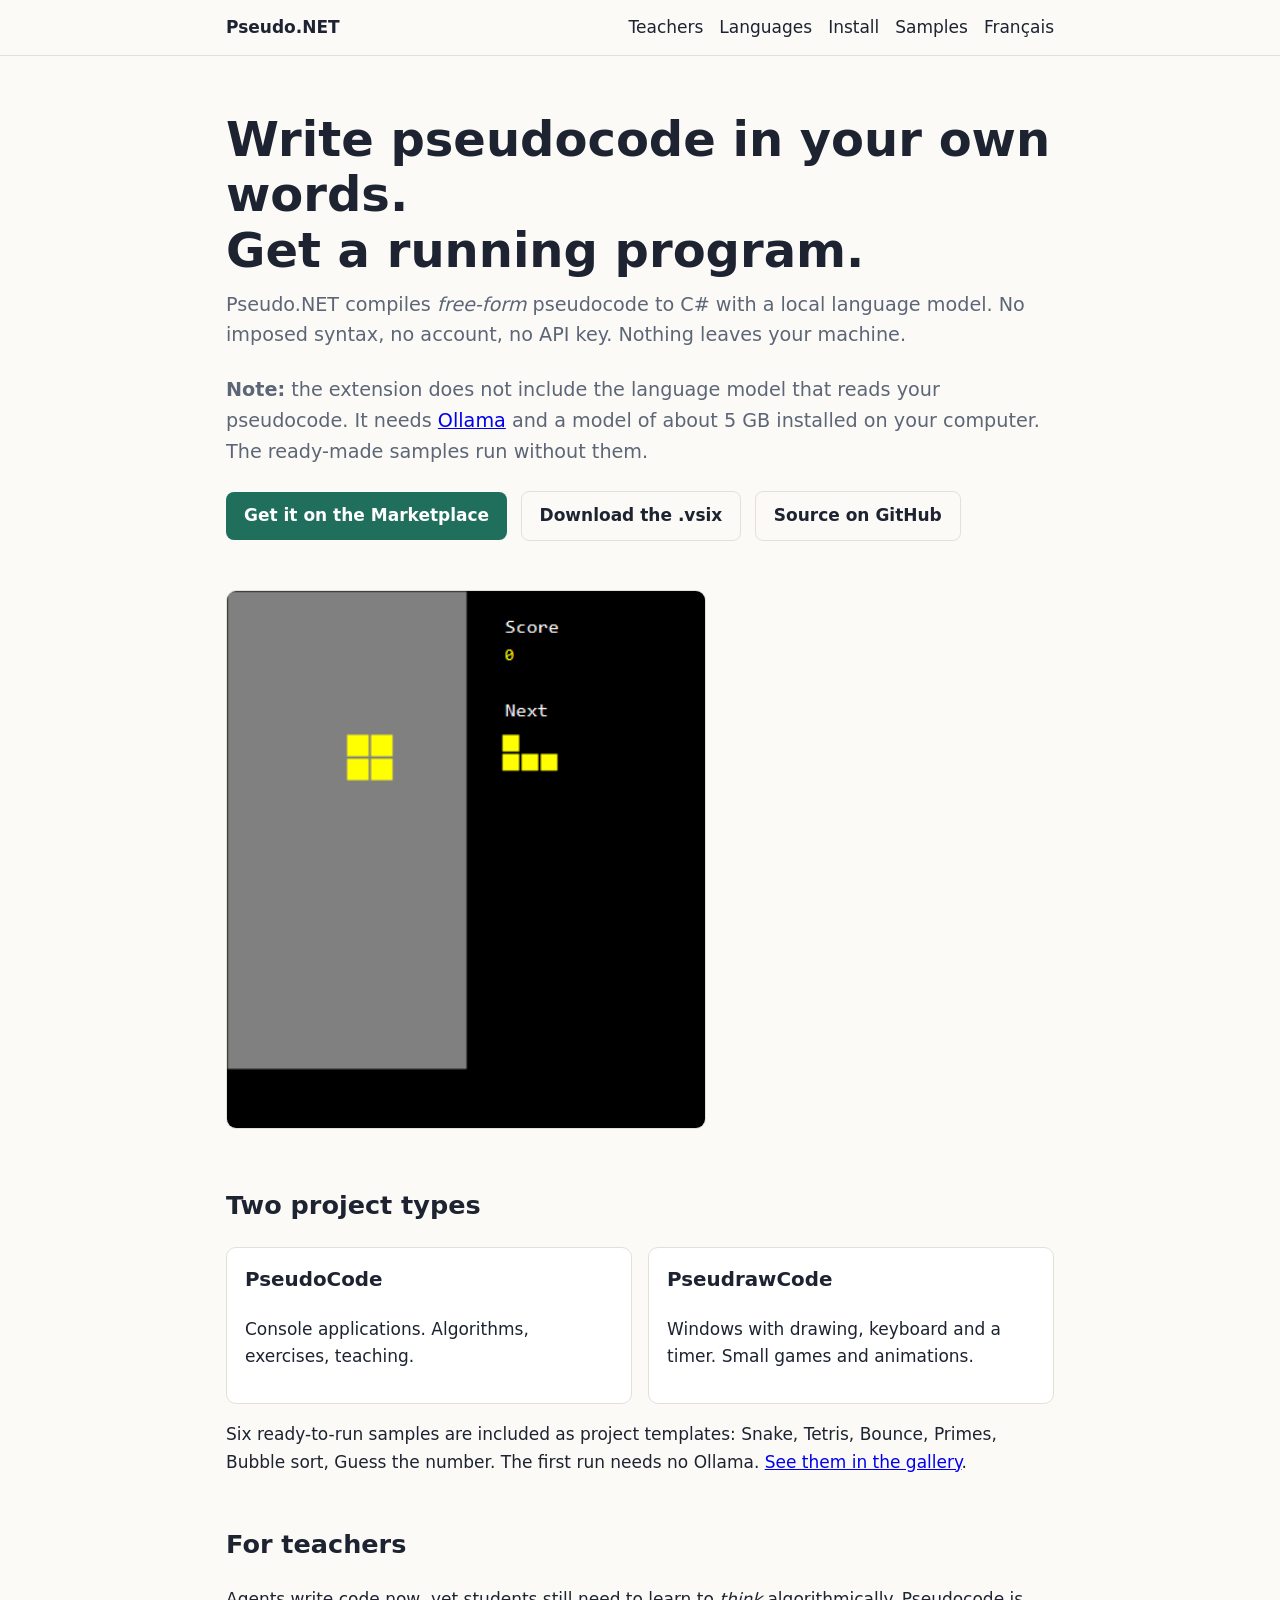
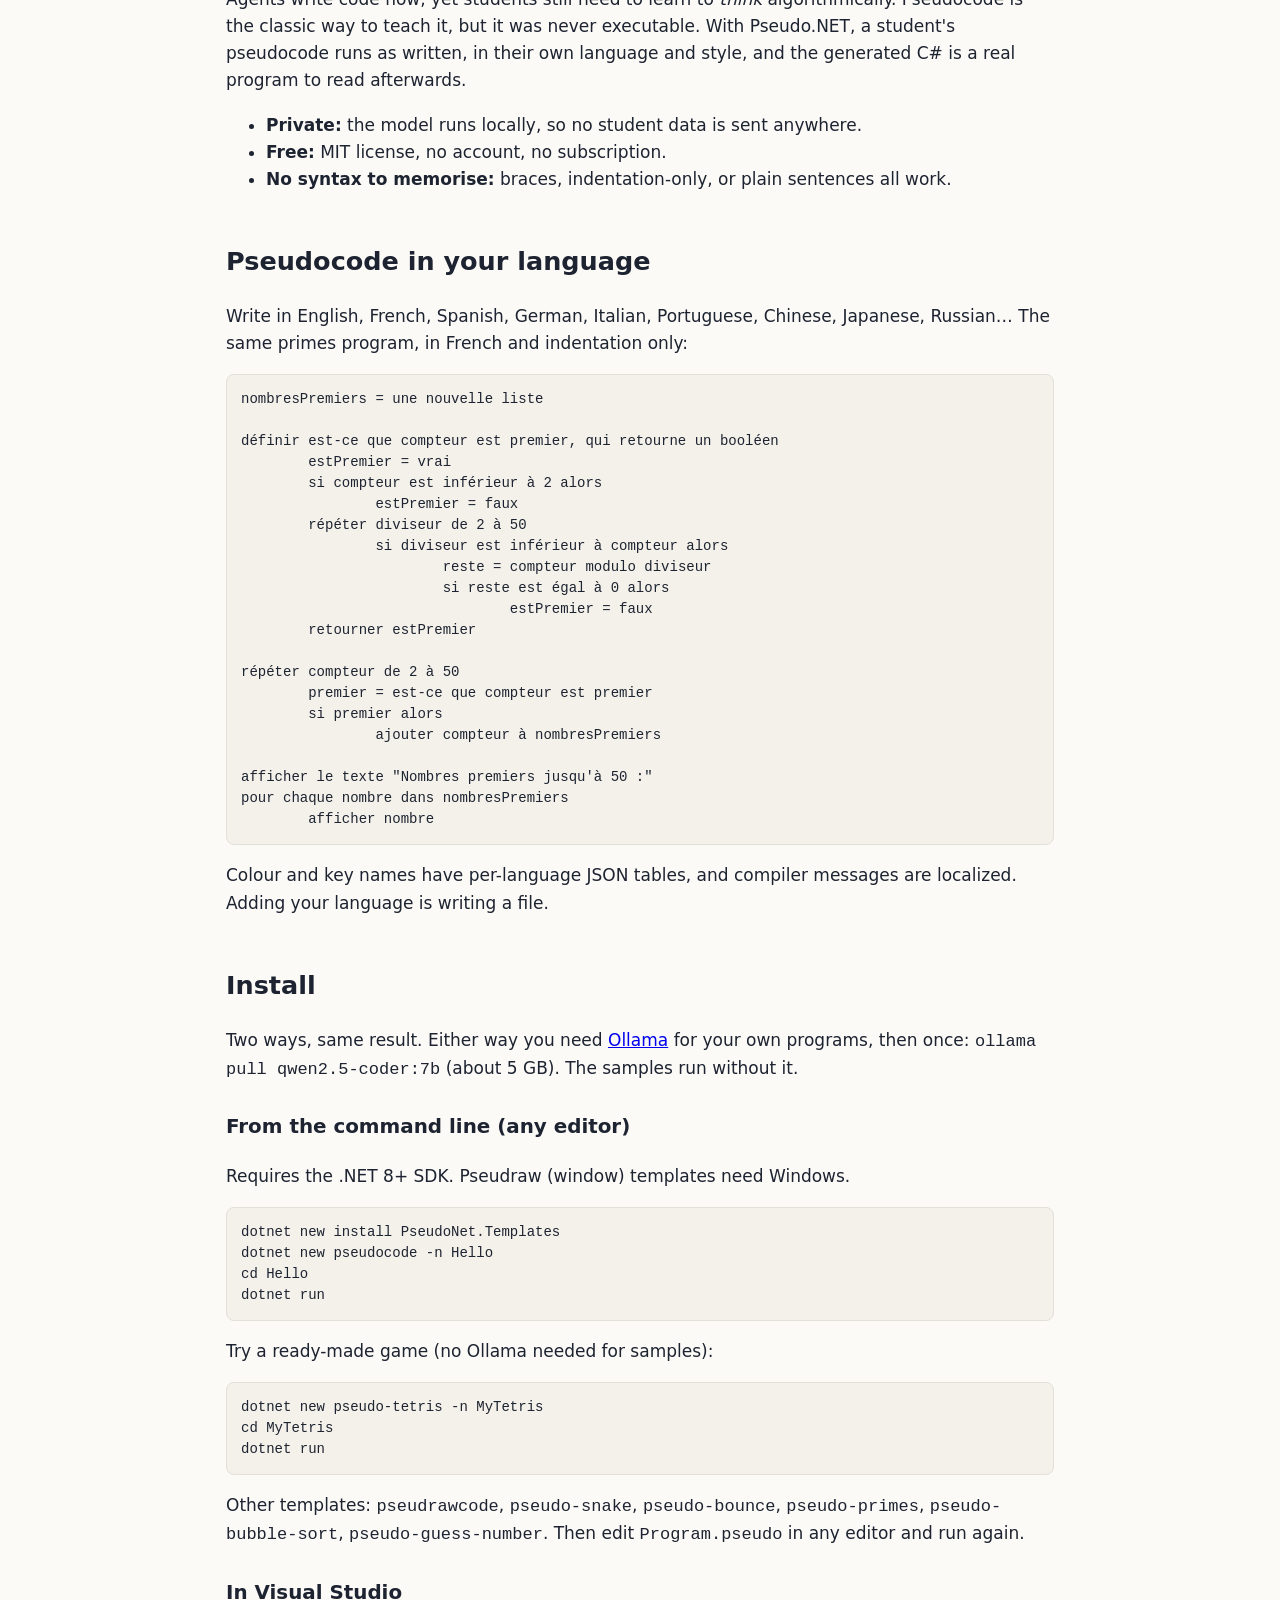
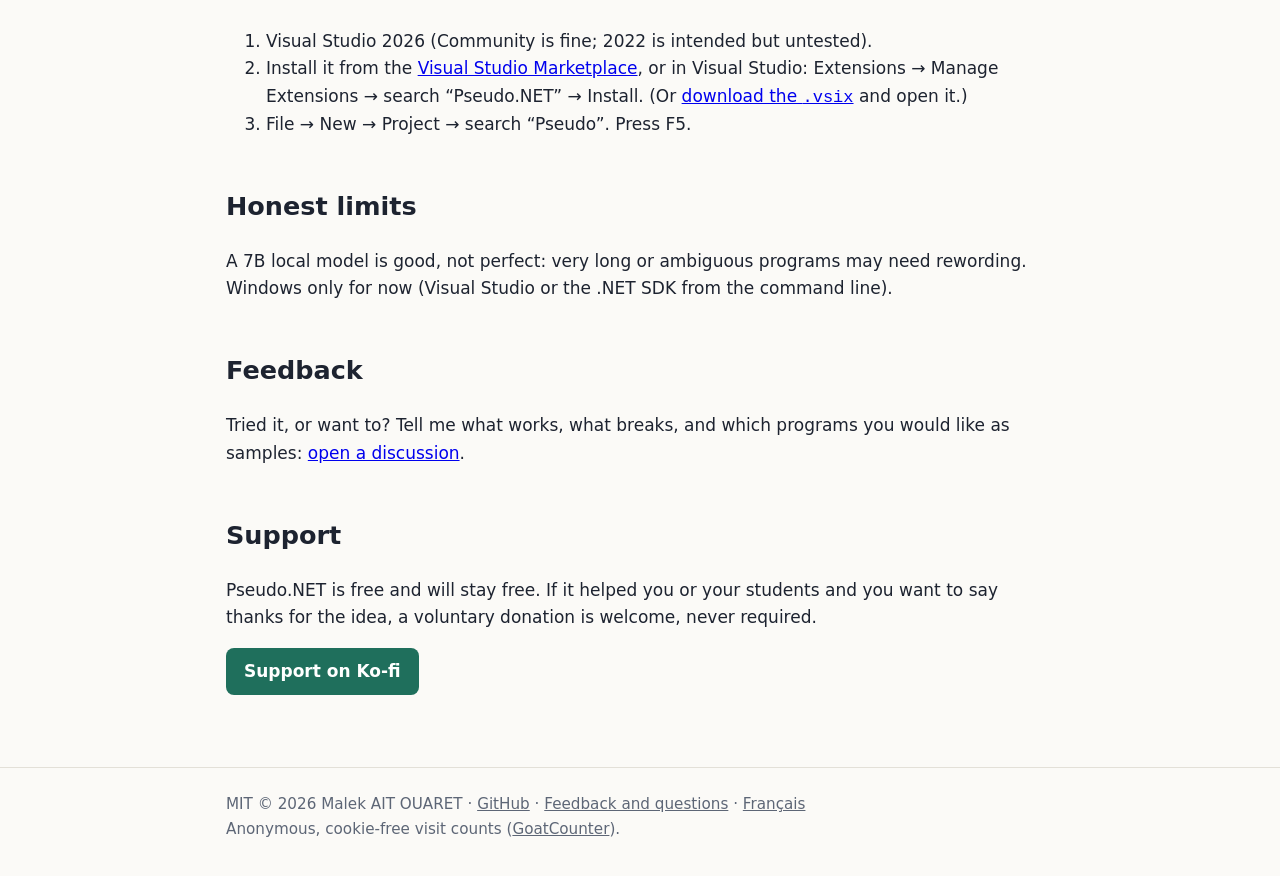
<file: index.html>
<!doctype html>
<html lang="en">
<head>
  <meta name="google-site-verification" content="zcmhkbzdsMxcxtJKiwlT8Vcra3Q5Eun0EW5QWF92tkA" />
<meta charset="utf-8">
<meta name="viewport" content="width=device-width, initial-scale=1">
<title>Pseudo.NET</title>
<meta name="description" content="Write free-form pseudocode in any language and compile it to C# with a local LLM. Free, MIT, no account, nothing leaves your machine.">
<link rel="stylesheet" href="style.css">
</head>
<body>
<header class="top"><div class="wrap">
  <a class="brand" href="./">Pseudo.NET</a>
  <nav><a href="#teachers">Teachers</a><a href="#languages">Languages</a><a href="#install">Install</a><a href="gallery/">Samples</a><a href="fr/">Français</a></nav>
</div></header>

<main class="wrap">
  <section class="hero">
    <h1>Write pseudocode in your own words.<br>Get a running program.</h1>
    <p class="lead">Pseudo.NET compiles <em>free-form</em> pseudocode to C# with a local language model. No imposed syntax, no account, no API key. Nothing leaves your machine.</p>
    <p class="lead"><strong>Note:</strong> the extension does not include the language model that reads your pseudocode. It needs <a href="https://ollama.com">Ollama</a> and a model of about 5&nbsp;GB installed on your computer. The ready-made samples run without them.</p>
    <a class="btn" href="https://marketplace.visualstudio.com/items?itemName=pseudonet-lang.pseudonet">Get it on the Marketplace</a>
    <a class="btn alt" href="https://github.com/pseudonet-lang/pseudonet/releases/latest/download/PseudoNet.Vsix.vsix">Download the .vsix</a>
    <a class="btn alt" href="https://github.com/pseudonet-lang/pseudonet">Source on GitHub</a>
  </section>

  <p><img class="demo" src="assets/demo-tetris.gif" alt="Tetris running, written as pseudocode" width="480"></p>

  <h2>Two project types</h2>
  <div class="grid">
    <div class="card"><h3>PseudoCode</h3><p>Console applications. Algorithms, exercises, teaching.</p></div>
    <div class="card"><h3>PseudrawCode</h3><p>Windows with drawing, keyboard and a timer. Small games and animations.</p></div>
  </div>
  <p>Six ready-to-run samples are included as project templates: Snake, Tetris, Bounce, Primes, Bubble sort, Guess the number. The first run needs no Ollama. <a href="gallery/">See them in the gallery</a>.</p>

  <h2 id="teachers">For teachers</h2>
  <p>Agents write code now, yet students still need to learn to <em>think</em> algorithmically. Pseudocode is the classic way to teach it, but it was never executable. With Pseudo.NET, a student's pseudocode runs as written, in their own language and style, and the generated C# is a real program to read afterwards.</p>
  <ul>
    <li><strong>Private:</strong> the model runs locally, so no student data is sent anywhere.</li>
    <li><strong>Free:</strong> MIT license, no account, no subscription.</li>
    <li><strong>No syntax to memorise:</strong> braces, indentation-only, or plain sentences all work.</li>
  </ul>

  <h2 id="languages">Pseudocode in your language</h2>
  <p>Write in English, French, Spanish, German, Italian, Portuguese, Chinese, Japanese, Russian… The same primes program, in French and indentation only:</p>
<pre>nombresPremiers = une nouvelle liste

définir est-ce que compteur est premier, qui retourne un booléen
	estPremier = vrai
	si compteur est inférieur à 2 alors
		estPremier = faux
	répéter diviseur de 2 à 50
		si diviseur est inférieur à compteur alors
			reste = compteur modulo diviseur
			si reste est égal à 0 alors
				estPremier = faux
	retourner estPremier

répéter compteur de 2 à 50
	premier = est-ce que compteur est premier
	si premier alors
		ajouter compteur à nombresPremiers

afficher le texte "Nombres premiers jusqu'à 50 :"
pour chaque nombre dans nombresPremiers
	afficher nombre</pre>
  <p>Colour and key names have per-language JSON tables, and compiler messages are localized. Adding your language is writing a file.</p>

  <h2 id="install">Install</h2>
  <p>Two ways, same result. Either way you need <a href="https://ollama.com">Ollama</a> for your own programs, then once: <code>ollama pull qwen2.5-coder:7b</code> (about 5 GB). The samples run without it.</p>

  <h3>From the command line (any editor)</h3>
  <p>Requires the .NET 8+ SDK. Pseudraw (window) templates need Windows.</p>
<pre>dotnet new install PseudoNet.Templates
dotnet new pseudocode -n Hello
cd Hello
dotnet run</pre>
  <p>Try a ready-made game (no Ollama needed for samples):</p>
<pre>dotnet new pseudo-tetris -n MyTetris
cd MyTetris
dotnet run</pre>
  <p>Other templates: <code>pseudrawcode</code>, <code>pseudo-snake</code>, <code>pseudo-bounce</code>, <code>pseudo-primes</code>, <code>pseudo-bubble-sort</code>, <code>pseudo-guess-number</code>. Then edit <code>Program.pseudo</code> in any editor and run again.</p>

  <h3>In Visual Studio</h3>
  <ol>
    <li>Visual Studio 2026 (Community is fine; 2022 is intended but untested).</li>
    <li>Install it from the <a href="https://marketplace.visualstudio.com/items?itemName=pseudonet-lang.pseudonet">Visual Studio Marketplace</a>, or in Visual Studio: Extensions → Manage Extensions → search “Pseudo.NET” → Install. (Or <a href="https://github.com/pseudonet-lang/pseudonet/releases/latest/download/PseudoNet.Vsix.vsix">download the <code>.vsix</code></a> and open it.)</li>
    <li>File → New → Project → search “Pseudo”. Press F5.</li>
  </ol>

    <h2>Honest limits</h2>
  <p>A 7B local model is good, not perfect: very long or ambiguous programs may need rewording. Windows only for now (Visual Studio or the .NET SDK from the command line).</p>

  <h2 id="feedback">Feedback</h2>
  <p>Tried it, or want to? Tell me what works, what breaks, and which programs you would like as samples: <a href="https://github.com/pseudonet-lang/pseudonet/discussions">open a discussion</a>.</p>

  <h2 id="support">Support</h2>
  <p>Pseudo.NET is free and will stay free. If it helped you or your students and you want to say thanks for the idea, a voluntary donation is welcome, never required.</p>
  <a class="btn" href="https://ko-fi.com/pseudonetlang">Support on Ko-fi</a>
</main>

<footer><div class="wrap">MIT © 2026 Malek AIT OUARET · <a href="https://github.com/pseudonet-lang/pseudonet">GitHub</a> · <a href="https://github.com/pseudonet-lang/pseudonet/discussions">Feedback and questions</a> · <a href="fr/">Français</a><br>Anonymous, cookie-free visit counts (<a href="https://www.goatcounter.com/">GoatCounter</a>).</div></footer>
<script data-goatcounter="https://pseudonet-lang.goatcounter.com/count"
        async src="//gc.zgo.at/count.js"></script>
</body>
</html>
</file>
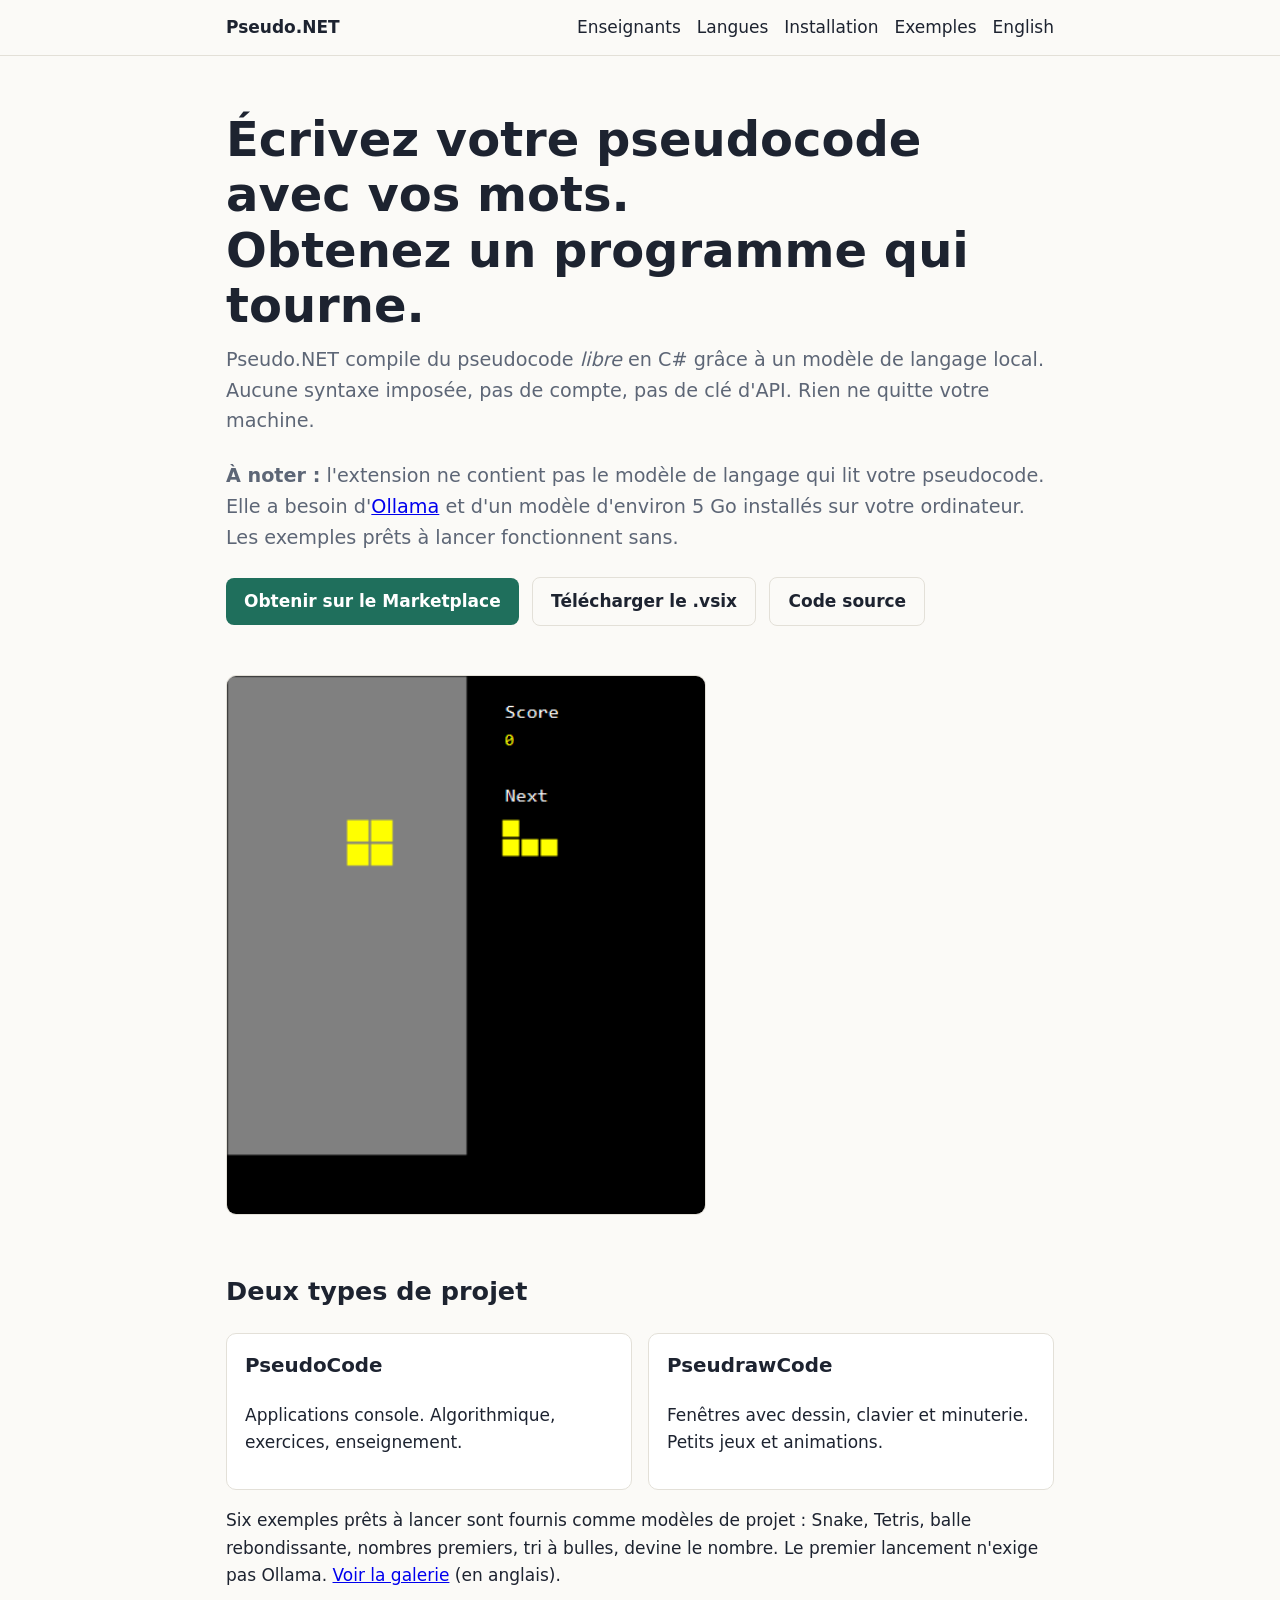
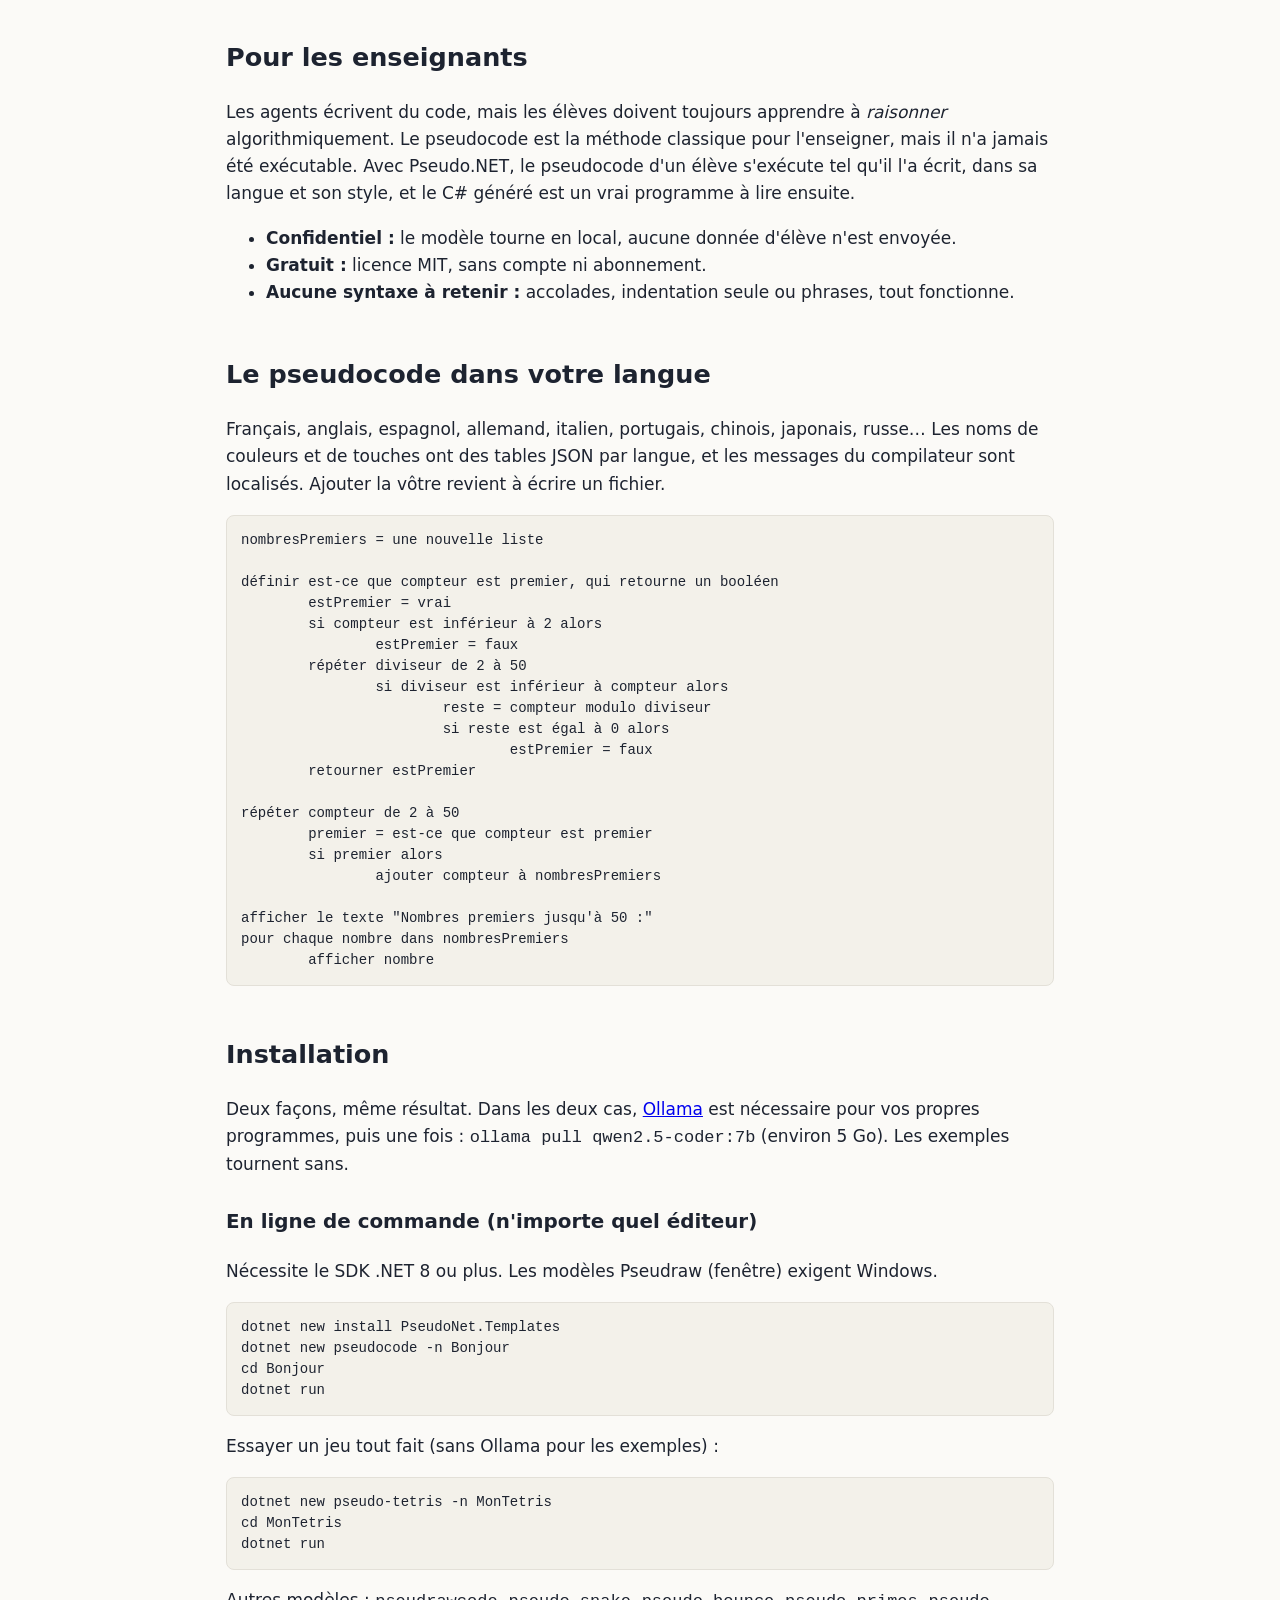
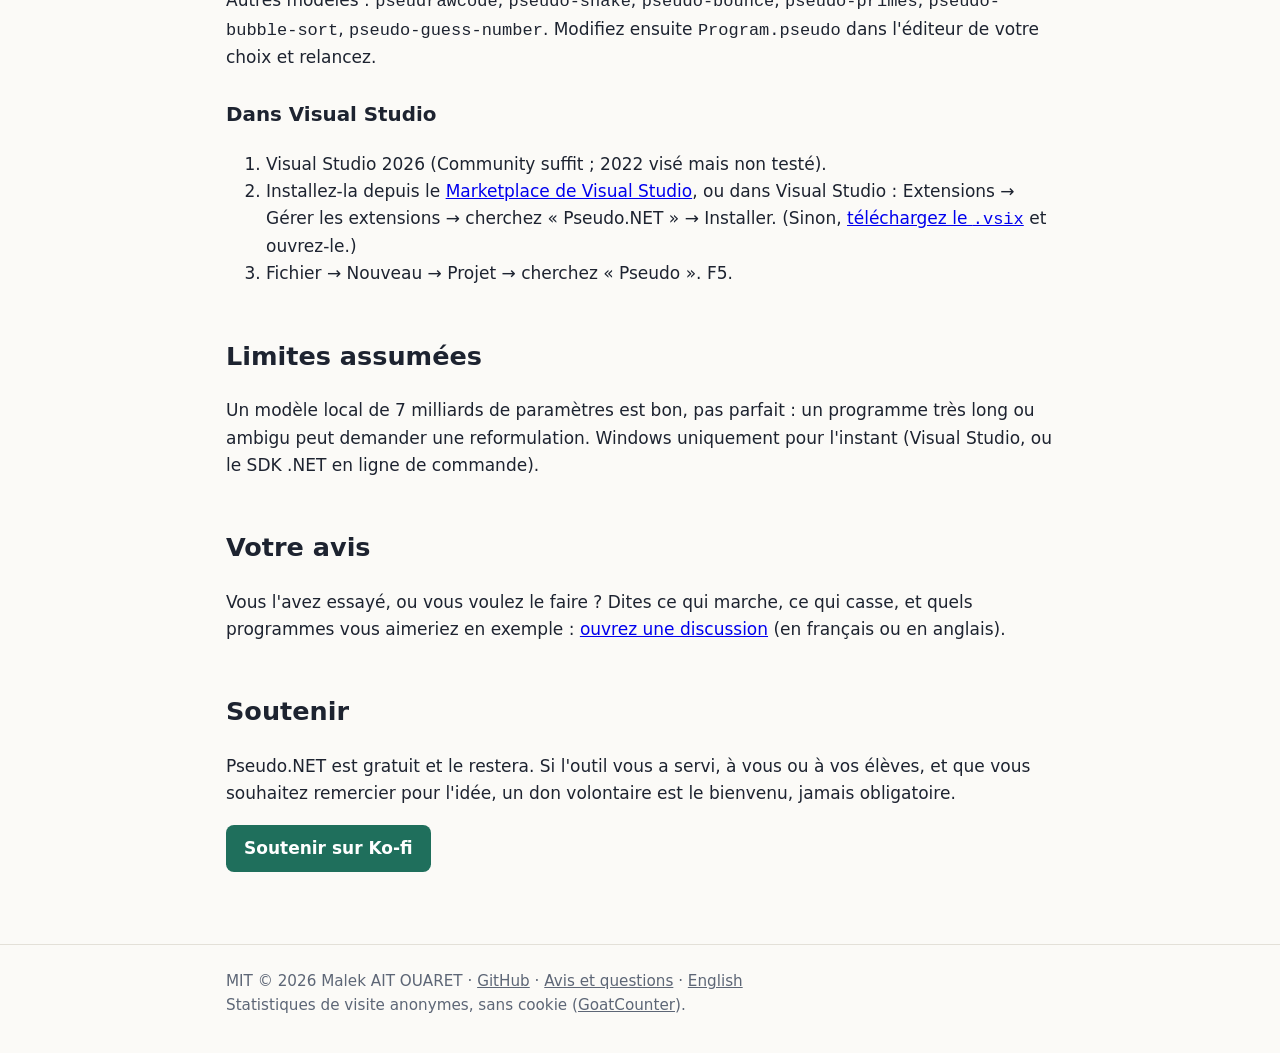
<file: fr/index.html>
<!doctype html>
<html lang="fr">
<head>
  <meta name="google-site-verification" content="zcmhkbzdsMxcxtJKiwlT8Vcra3Q5Eun0EW5QWF92tkA" />
<meta charset="utf-8">
<meta name="viewport" content="width=device-width, initial-scale=1">
<title>Pseudo.NET</title>
<meta name="description" content="Écrivez du pseudocode libre dans votre langue et compilez-le en C# avec un LLM local. Gratuit, MIT, sans compte, rien ne quitte votre machine.">
<link rel="stylesheet" href="../style.css">
</head>
<body>
<header class="top"><div class="wrap">
  <a class="brand" href="./">Pseudo.NET</a>
  <nav><a href="#enseignants">Enseignants</a><a href="#langues">Langues</a><a href="#installation">Installation</a><a href="../gallery/">Exemples</a><a href="../">English</a></nav>
</div></header>

<main class="wrap">
  <section class="hero">
    <h1>Écrivez votre pseudocode avec vos mots.<br>Obtenez un programme qui tourne.</h1>
    <p class="lead">Pseudo.NET compile du pseudocode <em>libre</em> en C# grâce à un modèle de langage local. Aucune syntaxe imposée, pas de compte, pas de clé d'API. Rien ne quitte votre machine.</p>
    <p class="lead"><strong>À noter :</strong> l'extension ne contient pas le modèle de langage qui lit votre pseudocode. Elle a besoin d'<a href="https://ollama.com">Ollama</a> et d'un modèle d'environ 5&nbsp;Go installés sur votre ordinateur. Les exemples prêts à lancer fonctionnent sans.</p>
    <a class="btn" href="https://marketplace.visualstudio.com/items?itemName=pseudonet-lang.pseudonet">Obtenir sur le Marketplace</a>
    <a class="btn alt" href="https://github.com/pseudonet-lang/pseudonet/releases/latest/download/PseudoNet.Vsix.vsix">Télécharger le .vsix</a>
    <a class="btn alt" href="https://github.com/pseudonet-lang/pseudonet">Code source</a>
  </section>

  <p><img class="demo" src="../assets/demo-tetris.gif" alt="Tetris en cours d'exécution, écrit en pseudocode" width="480"></p>

  <h2>Deux types de projet</h2>
  <div class="grid">
    <div class="card"><h3>PseudoCode</h3><p>Applications console. Algorithmique, exercices, enseignement.</p></div>
    <div class="card"><h3>PseudrawCode</h3><p>Fenêtres avec dessin, clavier et minuterie. Petits jeux et animations.</p></div>
  </div>
  <p>Six exemples prêts à lancer sont fournis comme modèles de projet : Snake, Tetris, balle rebondissante, nombres premiers, tri à bulles, devine le nombre. Le premier lancement n'exige pas Ollama. <a href="../gallery/">Voir la galerie</a> (en anglais).</p>

  <h2 id="enseignants">Pour les enseignants</h2>
  <p>Les agents écrivent du code, mais les élèves doivent toujours apprendre à <em>raisonner</em> algorithmiquement. Le pseudocode est la méthode classique pour l'enseigner, mais il n'a jamais été exécutable. Avec Pseudo.NET, le pseudocode d'un élève s'exécute tel qu'il l'a écrit, dans sa langue et son style, et le C# généré est un vrai programme à lire ensuite.</p>
  <ul>
    <li><strong>Confidentiel :</strong> le modèle tourne en local, aucune donnée d'élève n'est envoyée.</li>
    <li><strong>Gratuit :</strong> licence MIT, sans compte ni abonnement.</li>
    <li><strong>Aucune syntaxe à retenir :</strong> accolades, indentation seule ou phrases, tout fonctionne.</li>
  </ul>

  <h2 id="langues">Le pseudocode dans votre langue</h2>
  <p>Français, anglais, espagnol, allemand, italien, portugais, chinois, japonais, russe… Les noms de couleurs et de touches ont des tables JSON par langue, et les messages du compilateur sont localisés. Ajouter la vôtre revient à écrire un fichier.</p>
<pre>nombresPremiers = une nouvelle liste

définir est-ce que compteur est premier, qui retourne un booléen
	estPremier = vrai
	si compteur est inférieur à 2 alors
		estPremier = faux
	répéter diviseur de 2 à 50
		si diviseur est inférieur à compteur alors
			reste = compteur modulo diviseur
			si reste est égal à 0 alors
				estPremier = faux
	retourner estPremier

répéter compteur de 2 à 50
	premier = est-ce que compteur est premier
	si premier alors
		ajouter compteur à nombresPremiers

afficher le texte "Nombres premiers jusqu'à 50 :"
pour chaque nombre dans nombresPremiers
	afficher nombre</pre>

  <h2 id="installation">Installation</h2>
  <p>Deux façons, même résultat. Dans les deux cas, <a href="https://ollama.com">Ollama</a> est nécessaire pour vos propres programmes, puis une fois : <code>ollama pull qwen2.5-coder:7b</code> (environ 5 Go). Les exemples tournent sans.</p>

  <h3>En ligne de commande (n'importe quel éditeur)</h3>
  <p>Nécessite le SDK .NET 8 ou plus. Les modèles Pseudraw (fenêtre) exigent Windows.</p>
<pre>dotnet new install PseudoNet.Templates
dotnet new pseudocode -n Bonjour
cd Bonjour
dotnet run</pre>
  <p>Essayer un jeu tout fait (sans Ollama pour les exemples) :</p>
<pre>dotnet new pseudo-tetris -n MonTetris
cd MonTetris
dotnet run</pre>
  <p>Autres modèles : <code>pseudrawcode</code>, <code>pseudo-snake</code>, <code>pseudo-bounce</code>, <code>pseudo-primes</code>, <code>pseudo-bubble-sort</code>, <code>pseudo-guess-number</code>. Modifiez ensuite <code>Program.pseudo</code> dans l'éditeur de votre choix et relancez.</p>

  <h3>Dans Visual Studio</h3>
  <ol>
    <li>Visual Studio 2026 (Community suffit ; 2022 visé mais non testé).</li>
    <li>Installez-la depuis le <a href="https://marketplace.visualstudio.com/items?itemName=pseudonet-lang.pseudonet">Marketplace de Visual Studio</a>, ou dans Visual Studio : Extensions → Gérer les extensions → cherchez « Pseudo.NET » → Installer. (Sinon, <a href="https://github.com/pseudonet-lang/pseudonet/releases/latest/download/PseudoNet.Vsix.vsix">téléchargez le <code>.vsix</code></a> et ouvrez-le.)</li>
    <li>Fichier → Nouveau → Projet → cherchez « Pseudo ». F5.</li>
  </ol>

    <h2>Limites assumées</h2>
  <p>Un modèle local de 7 milliards de paramètres est bon, pas parfait : un programme très long ou ambigu peut demander une reformulation. Windows uniquement pour l'instant (Visual Studio, ou le SDK .NET en ligne de commande).</p>

  <h2 id="avis">Votre avis</h2>
  <p>Vous l'avez essayé, ou vous voulez le faire ? Dites ce qui marche, ce qui casse, et quels programmes vous aimeriez en exemple : <a href="https://github.com/pseudonet-lang/pseudonet/discussions">ouvrez une discussion</a> (en français ou en anglais).</p>

  <h2 id="soutenir">Soutenir</h2>
  <p>Pseudo.NET est gratuit et le restera. Si l'outil vous a servi, à vous ou à vos élèves, et que vous souhaitez remercier pour l'idée, un don volontaire est le bienvenu, jamais obligatoire.</p>
  <a class="btn" href="https://ko-fi.com/pseudonetlang">Soutenir sur Ko-fi</a>
</main>

<footer><div class="wrap">MIT © 2026 Malek AIT OUARET · <a href="https://github.com/pseudonet-lang/pseudonet">GitHub</a> · <a href="https://github.com/pseudonet-lang/pseudonet/discussions">Avis et questions</a> · <a href="../">English</a><br>Statistiques de visite anonymes, sans cookie (<a href="https://www.goatcounter.com/">GoatCounter</a>).</div></footer>
<script data-goatcounter="https://pseudonet-lang.goatcounter.com/count"
        async src="//gc.zgo.at/count.js"></script>
</body>
</html>
</file>
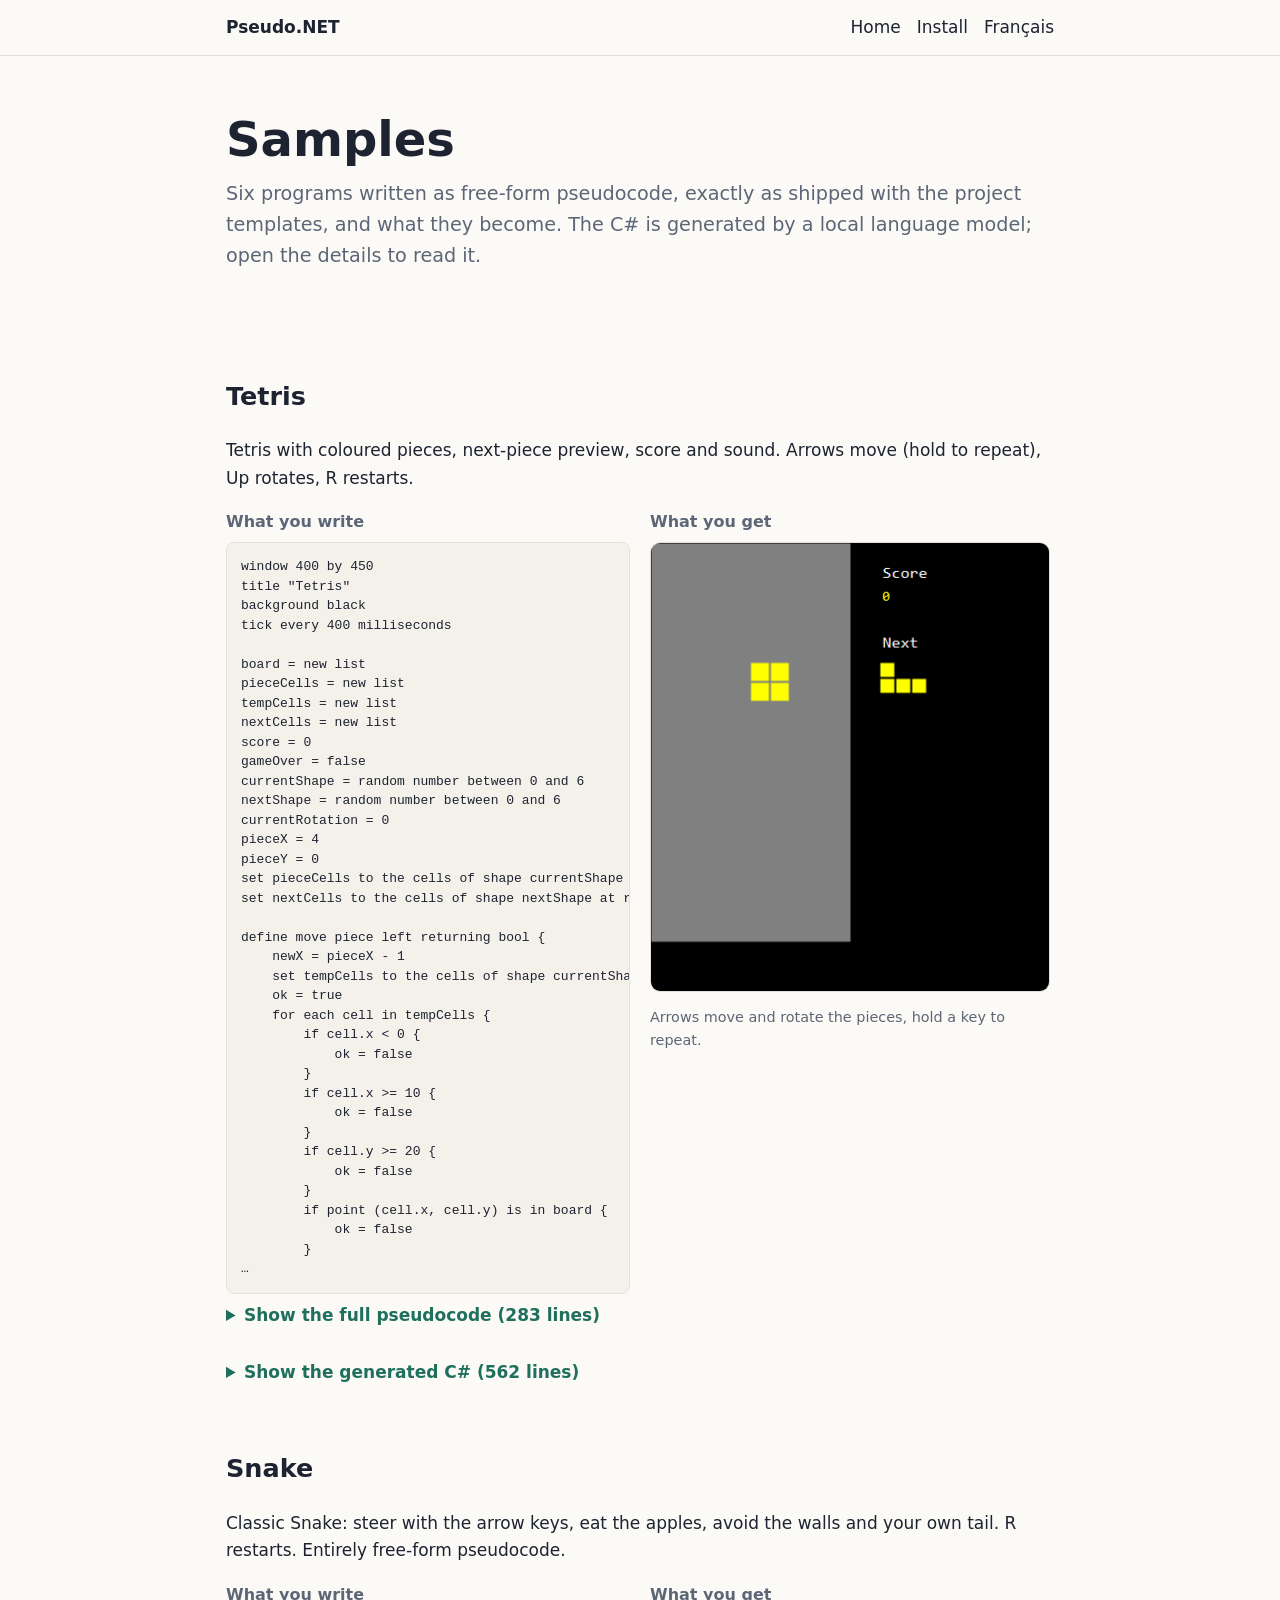
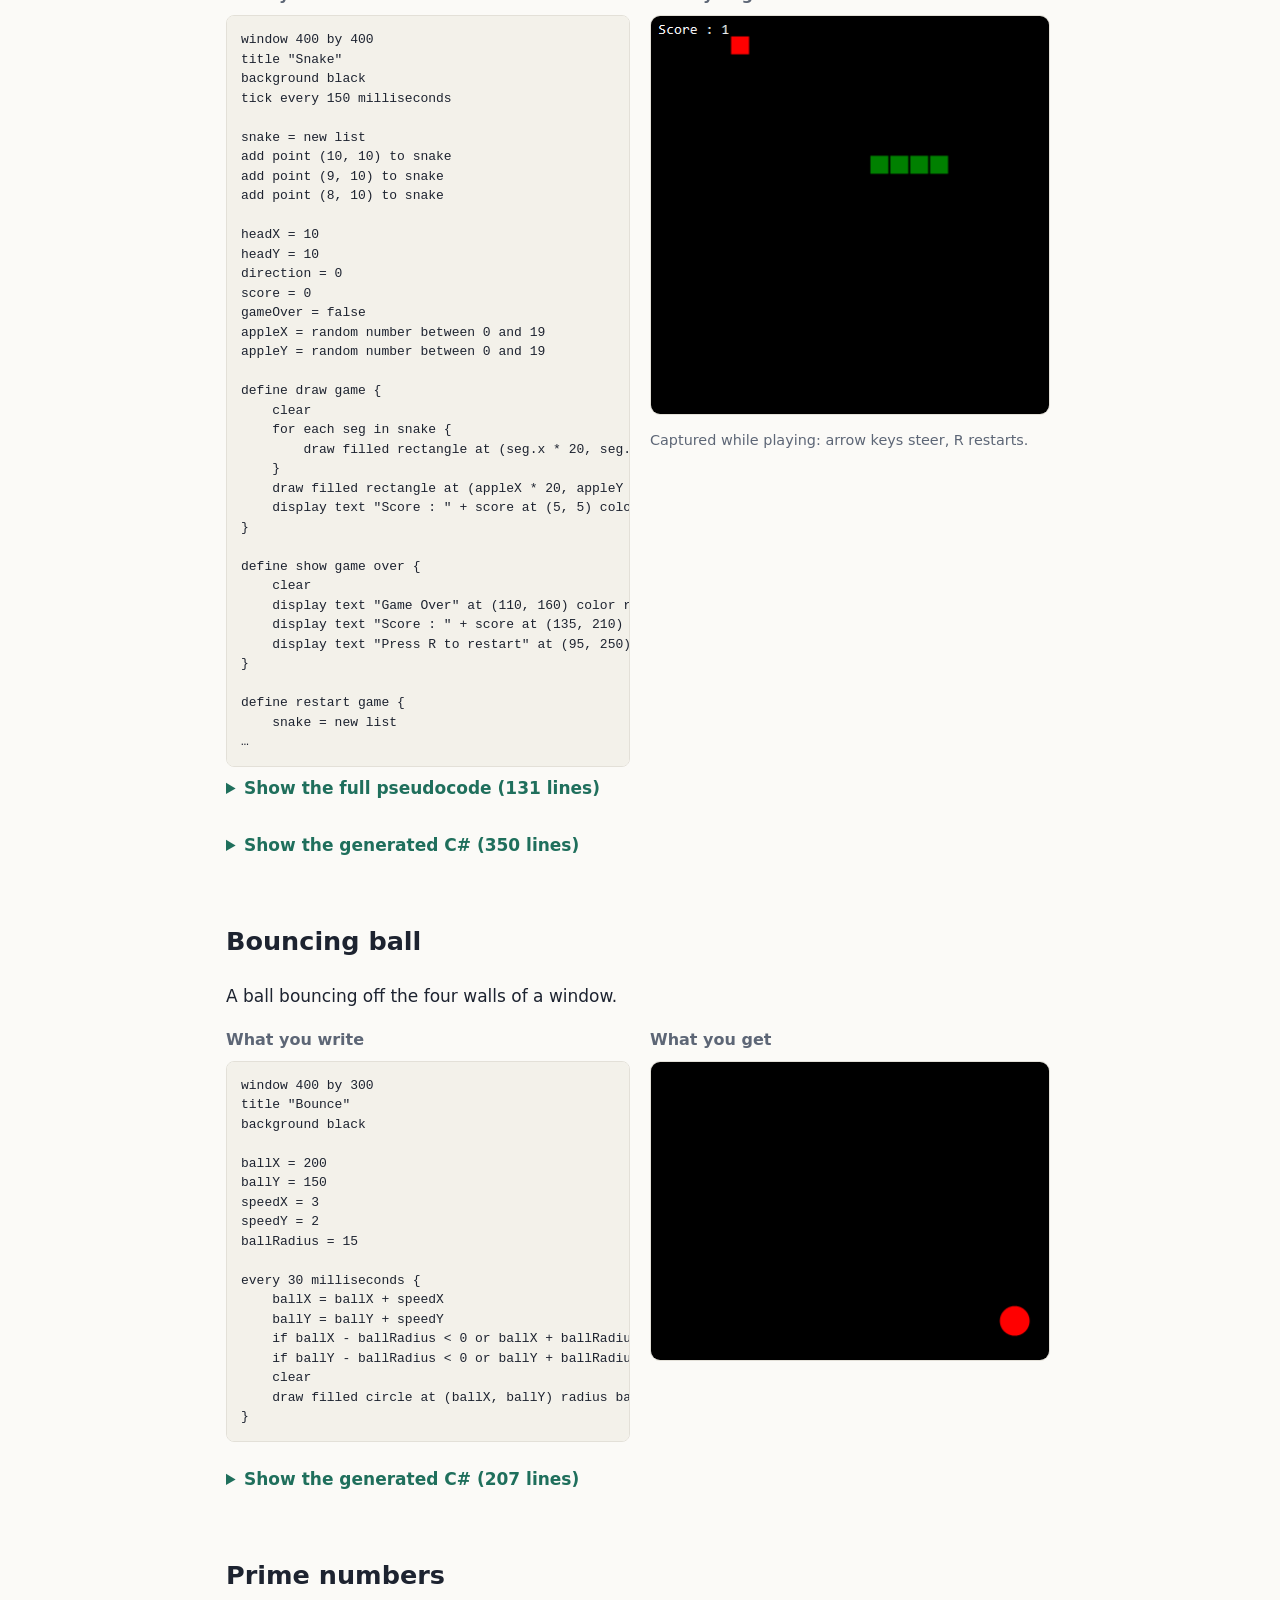
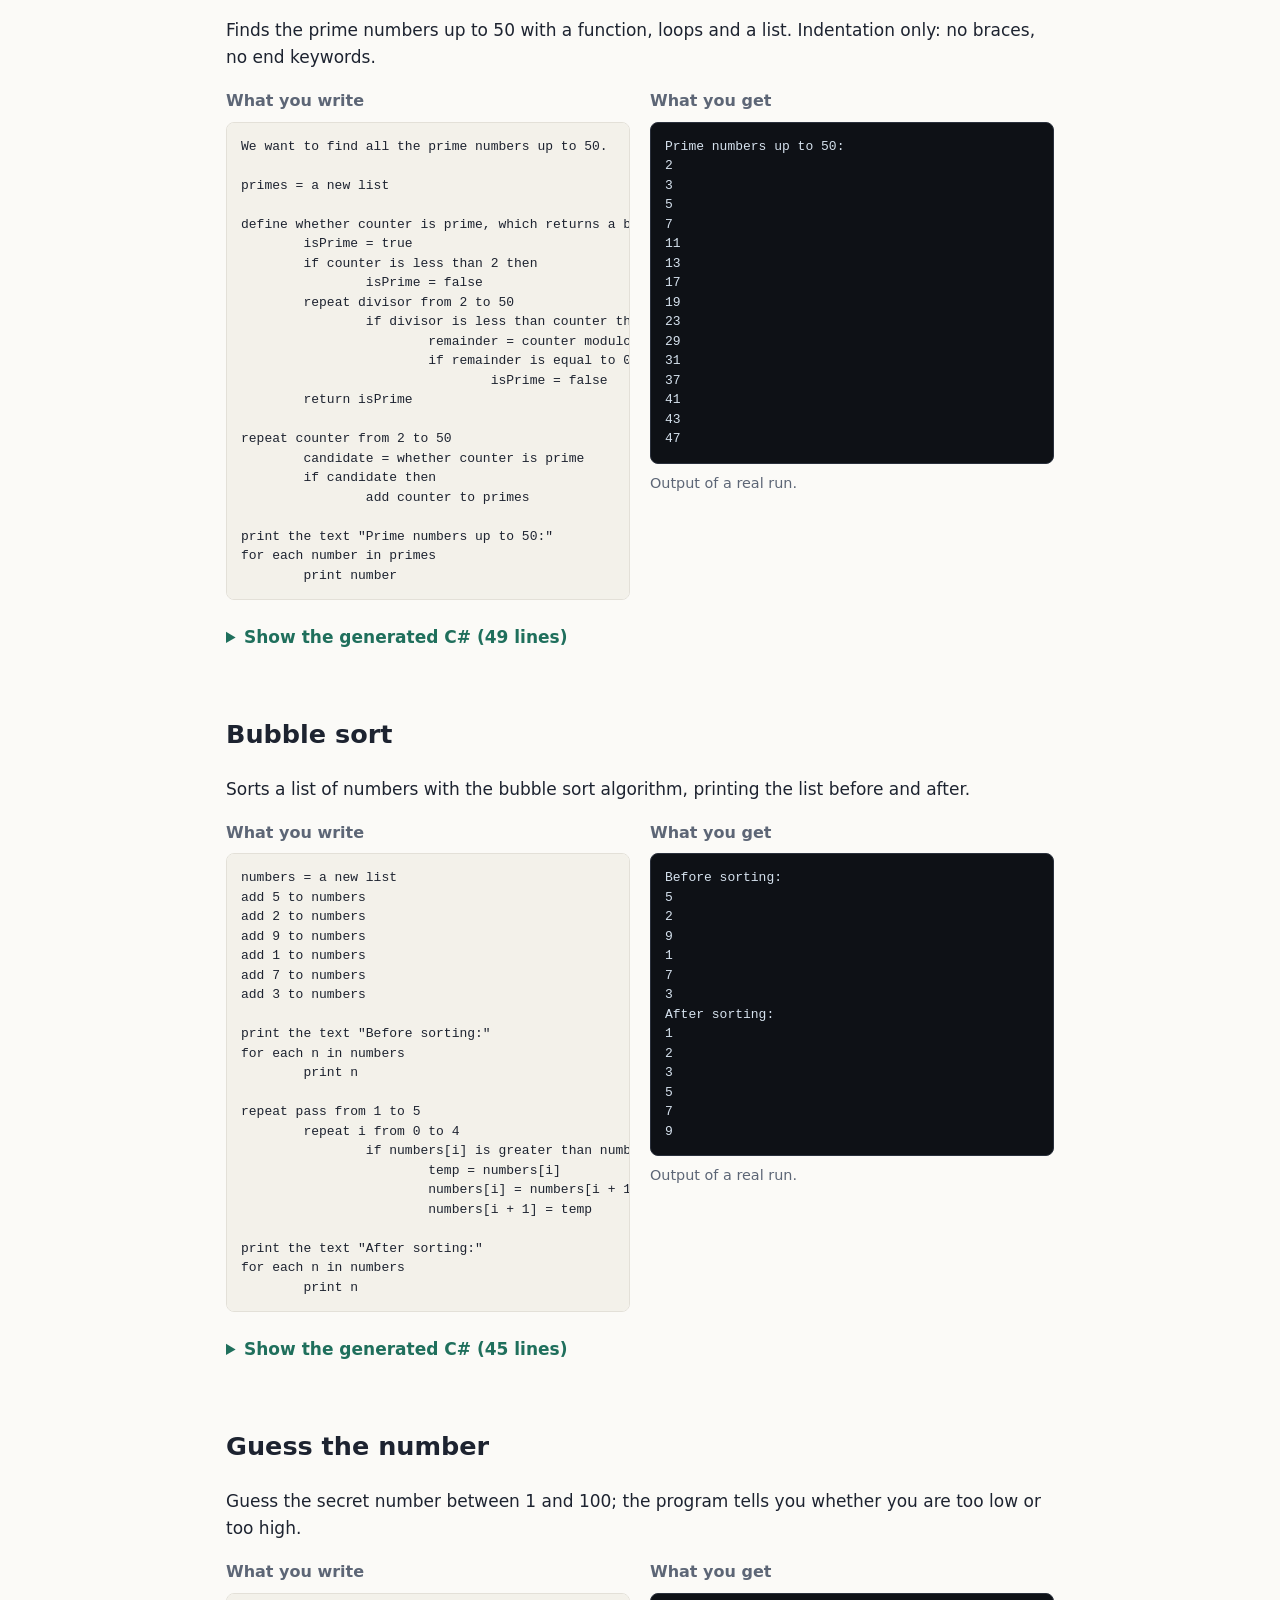
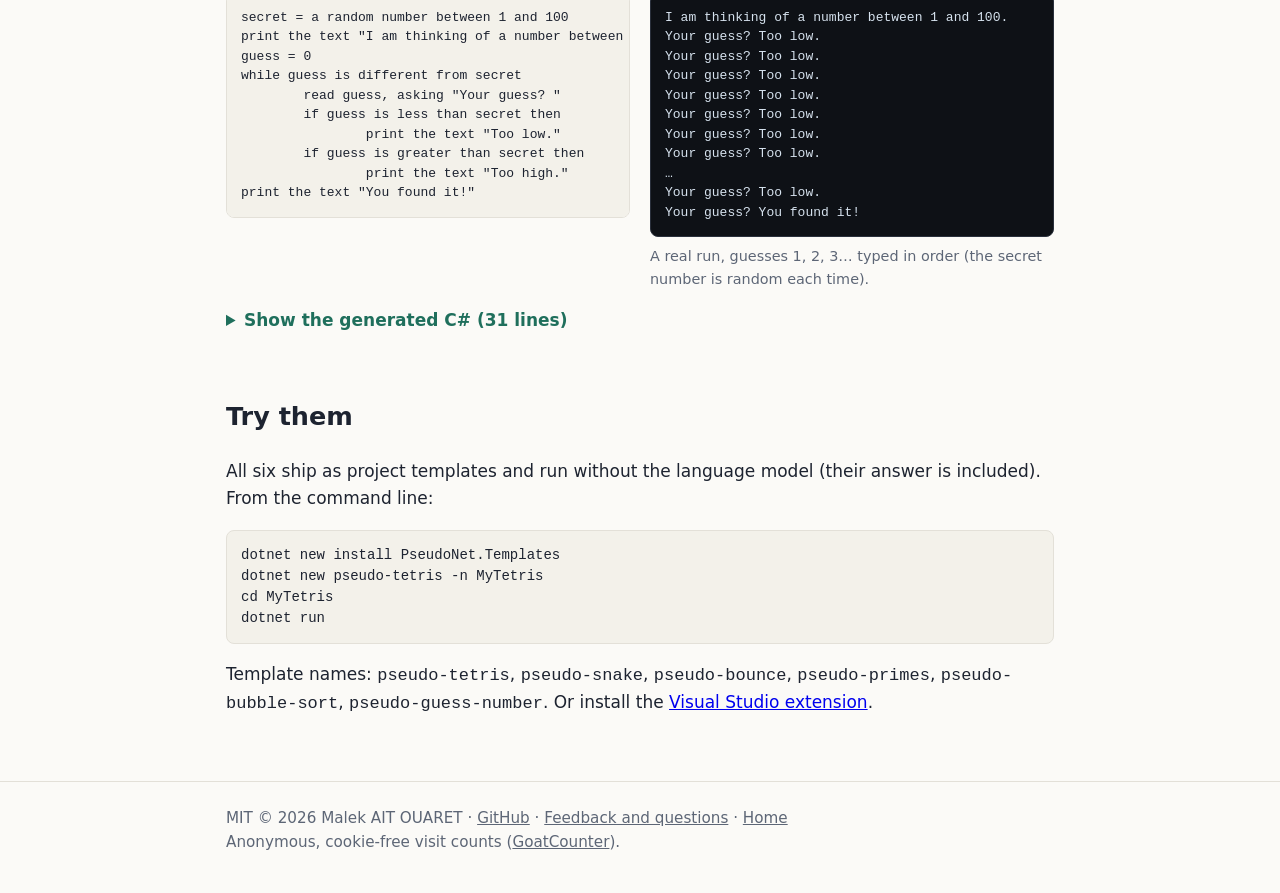
<file: gallery/index.html>
<!doctype html>
<html lang="en">
<head>
  <meta name="google-site-verification" content="zcmhkbzdsMxcxtJKiwlT8Vcra3Q5Eun0EW5QWF92tkA" />
<meta charset="utf-8">
<meta name="viewport" content="width=device-width, initial-scale=1">
<title>Pseudo.NET samples</title>
<meta name="description" content="Six programs written as free-form pseudocode and what they become: Tetris, Snake, a bouncing ball, prime numbers, bubble sort and a guessing game.">
<link rel="stylesheet" href="../style.css">
</head>
<body>
<header class="top"><div class="wrap">
  <a class="brand" href="../">Pseudo.NET</a>
  <nav><a href="../">Home</a><a href="../#install">Install</a><a href="../fr/">Français</a></nav>
</div></header>

<main class="wrap">
  <section class="hero">
    <h1>Samples</h1>
    <p class="lead">Six programs written as free-form pseudocode, exactly as shipped with the project templates, and what they become. The C# is generated by a local language model; open the details to read it.</p>
  </section>

  <section class="sample" id="tetris">
    <h2>Tetris</h2>
    <p>Tetris with coloured pieces, next-piece preview, score and sound. Arrows move (hold to repeat), Up rotates, R restarts.</p>
    <div class="two">
      <div>
        <h3>What you write</h3>
        <pre>window 400 by 450
title "Tetris"
background black
tick every 400 milliseconds

board = new list
pieceCells = new list
tempCells = new list
nextCells = new list
score = 0
gameOver = false
currentShape = random number between 0 and 6
nextShape = random number between 0 and 6
currentRotation = 0
pieceX = 4
pieceY = 0
set pieceCells to the cells of shape currentShape at rotation currentRotation positioned at (pieceX, pieceY)
set nextCells to the cells of shape nextShape at rotation 0 positioned at (0, 0)

define move piece left returning bool {
    newX = pieceX - 1
    set tempCells to the cells of shape currentShape at rotation currentRotation positioned at (newX, pieceY)
    ok = true
    for each cell in tempCells {
        if cell.x &lt; 0 {
            ok = false
        }
        if cell.x &gt;= 10 {
            ok = false
        }
        if cell.y &gt;= 20 {
            ok = false
        }
        if point (cell.x, cell.y) is in board {
            ok = false
        }
…</pre>
<details><summary>Show the full pseudocode (283 lines)</summary><pre>window 400 by 450
title "Tetris"
background black
tick every 400 milliseconds

board = new list
pieceCells = new list
tempCells = new list
nextCells = new list
score = 0
gameOver = false
currentShape = random number between 0 and 6
nextShape = random number between 0 and 6
currentRotation = 0
pieceX = 4
pieceY = 0
set pieceCells to the cells of shape currentShape at rotation currentRotation positioned at (pieceX, pieceY)
set nextCells to the cells of shape nextShape at rotation 0 positioned at (0, 0)

define move piece left returning bool {
    newX = pieceX - 1
    set tempCells to the cells of shape currentShape at rotation currentRotation positioned at (newX, pieceY)
    ok = true
    for each cell in tempCells {
        if cell.x &lt; 0 {
            ok = false
        }
        if cell.x &gt;= 10 {
            ok = false
        }
        if cell.y &gt;= 20 {
            ok = false
        }
        if point (cell.x, cell.y) is in board {
            ok = false
        }
    }
    if ok {
        pieceX = newX
        set pieceCells to the cells of shape currentShape at rotation currentRotation positioned at (pieceX, pieceY)
    }
    return ok
}

define move piece right returning bool {
    newX = pieceX + 1
    set tempCells to the cells of shape currentShape at rotation currentRotation positioned at (newX, pieceY)
    ok = true
    for each cell in tempCells {
        if cell.x &lt; 0 {
            ok = false
        }
        if cell.x &gt;= 10 {
            ok = false
        }
        if cell.y &gt;= 20 {
            ok = false
        }
        if point (cell.x, cell.y) is in board {
            ok = false
        }
    }
    if ok {
        pieceX = newX
        set pieceCells to the cells of shape currentShape at rotation currentRotation positioned at (pieceX, pieceY)
    }
    return ok
}

define move piece down returning bool {
    newY = pieceY + 1
    set tempCells to the cells of shape currentShape at rotation currentRotation positioned at (pieceX, newY)
    ok = true
    for each cell in tempCells {
        if cell.x &lt; 0 {
            ok = false
        }
        if cell.x &gt;= 10 {
            ok = false
        }
        if cell.y &gt;= 20 {
            ok = false
        }
        if point (cell.x, cell.y) is in board {
            ok = false
        }
    }
    if ok {
        pieceY = newY
        set pieceCells to the cells of shape currentShape at rotation currentRotation positioned at (pieceX, pieceY)
    }
    return ok
}

define rotate piece returning bool {
    newRotation = currentRotation + 1
    set tempCells to the cells of shape currentShape at rotation newRotation positioned at (pieceX, pieceY)
    ok = true
    for each cell in tempCells {
        if cell.x &lt; 0 {
            ok = false
        }
        if cell.x &gt;= 10 {
            ok = false
        }
        if cell.y &gt;= 20 {
            ok = false
        }
        if point (cell.x, cell.y) is in board {
            ok = false
        }
    }
    if ok {
        currentRotation = newRotation
        set pieceCells to the cells of shape currentShape at rotation currentRotation positioned at (pieceX, pieceY)
    }
    return ok
}

define lock piece {
    for each cell in pieceCells {
        add point (cell.x, cell.y) to board
    }
}

define clear lines {
    loop row from 0 to 19 {
        countInRow = 0
        for each cell in board {
            if cell.y = row {
                countInRow = countInRow + 1
            }
        }
        if countInRow &gt;= 10 {
            newBoard = new list
            for each cell in board {
                if cell.y &lt;&gt; row {
                    if cell.y &lt; row {
                        add point (cell.x, cell.y + 1) to newBoard
                    }
                    if cell.y &gt; row {
                        add point (cell.x, cell.y) to newBoard
                    }
                }
            }
            board = newBoard
            score = score + 100
            play a tone at 800 Hz for 100 ms
        }
    }
}

define spawn piece returning bool {
    currentShape = nextShape
    nextShape = random number between 0 and 6
    currentRotation = 0
    pieceX = 4
    pieceY = 0
    set pieceCells to the cells of shape currentShape at rotation currentRotation positioned at (pieceX, pieceY)
    set nextCells to the cells of shape nextShape at rotation 0 positioned at (0, 0)
    blocked = false
    for each cell in pieceCells {
        if point (cell.x, cell.y) is in board {
            blocked = true
        }
    }
    return blocked
}

define show game over {
    clear
    display text "Game Over" at (60, 180) color red size 28
    display text "Score :" at (90, 230) color white size 18
    display text score at (170, 230) color white size 18
    display text "Press R to restart" at (60, 270) color gray size 14
    play a tone at 150 Hz for 500 ms
}

define restart game {
    board = new list
    score = 0
    gameOver = false
    currentShape = random number between 0 and 6
    nextShape = random number between 0 and 6
    currentRotation = 0
    pieceX = 4
    pieceY = 0
    set pieceCells to the cells of shape currentShape at rotation currentRotation positioned at (pieceX, pieceY)
    set nextCells to the cells of shape nextShape at rotation 0 positioned at (0, 0)
    play a tone at 440 Hz for 100 ms
    play a tone at 660 Hz for 150 ms
}

define draw game {
    clear
    draw rectangle at (0, 0) size (200, 400) color gray

    for each cell in board {
        draw filled rectangle at (cell.x * 20, cell.y * 20) size (18, 18) color steelblue
    }

    if currentShape = 0 {
        for each cell in pieceCells {
            draw filled rectangle at (cell.x * 20, cell.y * 20) size (18, 18) color cyan
        }
    }
    if currentShape = 1 {
        for each cell in pieceCells {
            draw filled rectangle at (cell.x * 20, cell.y * 20) size (18, 18) color yellow
        }
    }
    if currentShape = 2 {
        for each cell in pieceCells {
            draw filled rectangle at (cell.x * 20, cell.y * 20) size (18, 18) color purple
        }
    }
    if currentShape = 3 {
        for each cell in pieceCells {
            draw filled rectangle at (cell.x * 20, cell.y * 20) size (18, 18) color green
        }
    }
    if currentShape = 4 {
        for each cell in pieceCells {
            draw filled rectangle at (cell.x * 20, cell.y * 20) size (18, 18) color red
        }
    }
    if currentShape = 5 {
        for each cell in pieceCells {
            draw filled rectangle at (cell.x * 20, cell.y * 20) size (18, 18) color blue
        }
    }
    if currentShape = 6 {
        for each cell in pieceCells {
            draw filled rectangle at (cell.x * 20, cell.y * 20) size (18, 18) color orange
        }
    }

    display text "Score" at (230, 20) color white size 16
    display text score at (230, 45) color yellow size 14
    display text "Next" at (230, 90) color white size 16
    for each cell in nextCells {
        draw filled rectangle at (230 + cell.x * 16, 120 + cell.y * 16) size (14, 14) color yellow
    }
}

on tick {
    if key R tapped {
        restart game
    }

    if not gameOver {
        if key left pressed {
            move piece left
        }
        if key right pressed {
            move piece right
        }
        if key up tapped {
            rotate piece
        }
        if key down pressed {
            move piece down
        }

        fell = move piece down

        if not fell {
            lock piece
            clear lines
            blocked = spawn piece
            if blocked {
                gameOver = true
            }
            if gameOver {
                show game over
            }
        }

        if not gameOver {
            draw game
        }
    }
}</pre></details>
      </div>
      <div>
        <h3>What you get</h3>
        <img class="demo" src="../assets/gallery/tetris.gif" alt="Tetris running" width="400"><p class="note">Arrows move and rotate the pieces, hold a key to repeat.</p>
      </div>
    </div>
    <details class="cs"><summary>Show the generated C# (562 lines)</summary><pre>// pseudo-source-hash: ddf37f2e7cd11b25602c4fe7b86541af3e8e0e0b129dbb5e3add218ff9abc5e4
// Generated by Pseudo.NET — Pseudraw.NET backend
using System;
using System.Collections.Generic;
using System.Drawing;
using System.Windows.Forms;

class Program : Form
{
    // ── Runtime Pseudraw ───────────────────────────
    private Bitmap   _canvas;
    private Graphics _g;
    private Timer    _timer;
    private readonly HashSet&lt;Keys&gt; _keysHeld   = new();
    private readonly HashSet&lt;Keys&gt; _keysTapped = new();
    private Color    _background = Color.Black;
    private string   _fontName   = "Consolas";

    // ── Variables utilisateur ──────────────────────
    private List&lt;object&gt; board;
    private List&lt;object&gt; pieceCells;
    private List&lt;object&gt; tempCells;
    private List&lt;object&gt; nextCells;
    private int score;
    private bool gameOver;
    private int currentShape;
    private int nextShape;
    private int currentRotation;
    private int pieceX;
    private int pieceY;

    public Program()
    {
        Text            = "Tetris";
        ClientSize      = new Size(400, 450);
        FormBorderStyle = FormBorderStyle.FixedSingle;
        MaximizeBox     = false;
        DoubleBuffered  = true;
        SetStyle(ControlStyles.OptimizedDoubleBuffer |
                 ControlStyles.AllPaintingInWmPaint  |
                 ControlStyles.UserPaint, true);
        StartPosition   = FormStartPosition.CenterScreen;

        _canvas = new Bitmap(400, 450);
        _g = Graphics.FromImage(_canvas);
        _g.SmoothingMode = System.Drawing.Drawing2D.SmoothingMode.AntiAlias;
        _background = Color.FromName("black");
        _fontName   = "Consolas";
        _g.Clear(_background);

        Paint      += (s, e) =&gt; e.Graphics.DrawImage(_canvas, 0, 0);
        KeyDown    += OnKeyDown;
        KeyUp      += OnKeyUp;
        KeyPreview = true;

        // ── Setup utilisateur ────────────────────
        board = new List&lt;object&gt;();
        pieceCells = new List&lt;object&gt;();
        tempCells = new List&lt;object&gt;();
        nextCells = new List&lt;object&gt;();
        score = 0;
        gameOver = false;
        currentShape = Random.Shared.Next(0, 6 + 1);
        nextShape = Random.Shared.Next(0, 6 + 1);
        currentRotation = 0;
        pieceX = 4;
        pieceY = 0;
        pieceCells.Clear();
        pieceCells.AddRange(TetrominoCells((int)(currentShape), (int)(currentRotation), (int)(4), (int)(0)));
        nextCells.Clear();
        nextCells.AddRange(TetrominoCells((int)(nextShape), (int)(0), (int)(0), (int)(0)));

        _timer          = new Timer();
        _timer.Interval = 400;
        _timer.Tick    += (s, e) =&gt; OnTick();
        _timer.Start();
    }

    private void OnTick()
    {
        bool fell = default;
        bool blocked = default;
        if (_keysTapped.Contains(Keys.R))
        {
            RestartGame();
        }
        if (!(gameOver))
        {
            if ((_keysHeld.Contains(Keys.Left) || _keysTapped.Contains(Keys.Left)))
            {
                MovePieceLeft();
            }
            if ((_keysHeld.Contains(Keys.Right) || _keysTapped.Contains(Keys.Right)))
            {
                MovePieceRight();
            }
            if (_keysTapped.Contains(Keys.Up))
            {
                RotatePiece();
            }
            if ((_keysHeld.Contains(Keys.Down) || _keysTapped.Contains(Keys.Down)))
            {
                MovePieceDown();
            }
            fell = MovePieceDown();
            if (!(fell))
            {
                LockPiece();
                ClearLines();
                blocked = SpawnPiece();
                if (blocked)
                {
                    gameOver = true;
                }
                if (gameOver)
                {
                    ShowGameOver();
                }
            }
            if (!(gameOver))
            {
                DrawGame();
            }
        }
        _keysTapped.Clear();
        Invalidate();
    }

    private void OnKeyDown(object s, KeyEventArgs e)
    {
        if (!_keysHeld.Contains(e.KeyCode))
            _keysTapped.Add(e.KeyCode);
        _keysHeld.Add(e.KeyCode);
    }

    private void OnKeyUp(object s, KeyEventArgs e)
    {
        _keysHeld.Remove(e.KeyCode);
    }

    private static PointF PseudrawRandomPoint(int x1, int y1, int x2, int y2)
    {
        var rng = Random.Shared;
        return new PointF(rng.Next(x1, x2 + 1), rng.Next(y1, y2 + 1));
    }

    private static double PseudrawDistance(PointF a, PointF b) =&gt;
        Math.Sqrt(Math.Pow(b.X - a.X, 2) + Math.Pow(b.Y - a.Y, 2));

    // ── Son : file d'attente + thread dédié pour jouer les notes dans l'ordre
    //    sans bloquer l'UI (Console.Beep est synchrone sur l'appelant). ────────
    private static readonly System.Collections.Concurrent.ConcurrentQueue&lt;(int freq, int dur)&gt; _audioQueue = new();
    private static readonly object _audioLock = new object();
    private static bool _audioThreadStarted = false;
    private static void EnsureAudioThread()
    {
        lock (_audioLock)
        {
            if (_audioThreadStarted) return;
            _audioThreadStarted = true;
            var audioThread = new System.Threading.Thread(() =&gt;
            {
                while (true)
                {
                    if (_audioQueue.TryDequeue(out var note))
                    {
                        try { Console.Beep(note.freq, note.dur); } catch { }
                    }
                    else
                    {
                        System.Threading.Thread.Sleep(10);
                    }
                }
            });
            audioThread.IsBackground = true;
            audioThread.Start();
        }
    }
    private static void PlayTone(int frequency, int durationMs)
    {
        EnsureAudioThread();
        int f = Math.Clamp(frequency, 37, 32767);
        int d = Math.Max(1, durationMs);
        _audioQueue.Enqueue((f, d));
    }

    // ── Géométrie des 7 tétrominos (0=I,1=O,2=T,3=S,4=Z,5=J,6=L), 4 rotations —
    //    donnée fixe fournie par le compilateur, jamais laissée à la charge du
    //    pseudocode. ─────────────────────────────────────────────────────────
    private static List&lt;object&gt; TetrominoCells(int shape, int rotation, int x, int y)
    {
        int r = ((rotation % 4) + 4) % 4;
        (int dx, int dy)[] offsets;
        switch (shape)
        {
            case 0:
                offsets = (r == 1 || r == 3)
                    ? new (int, int)[] { (2,0), (2,1), (2,2), (2,3) }
                    : new (int, int)[] { (0,1), (1,1), (2,1), (3,1) };
                break;
            case 1:
                offsets = new (int, int)[] { (1,0), (2,0), (1,1), (2,1) };
                break;
            case 2:
                switch (r)
                {
                    case 1: offsets = new (int, int)[] { (1,0), (1,1), (2,1), (1,2) }; break;
                    case 2: offsets = new (int, int)[] { (0,1), (1,1), (2,1), (1,2) }; break;
                    case 3: offsets = new (int, int)[] { (1,0), (0,1), (1,1), (1,2) }; break;
                    default: offsets = new (int, int)[] { (1,0), (0,1), (1,1), (2,1) }; break;
                }
                break;
            case 3:
                offsets = (r == 1 || r == 3)
                    ? new (int, int)[] { (1,0), (1,1), (2,1), (2,2) }
                    : new (int, int)[] { (1,0), (2,0), (0,1), (1,1) };
                break;
            case 4:
                offsets = (r == 1 || r == 3)
                    ? new (int, int)[] { (2,0), (1,1), (2,1), (1,2) }
                    : new (int, int)[] { (0,0), (1,0), (1,1), (2,1) };
                break;
            case 5:
                switch (r)
                {
                    case 1: offsets = new (int, int)[] { (1,0), (2,0), (1,1), (1,2) }; break;
                    case 2: offsets = new (int, int)[] { (0,1), (1,1), (2,1), (2,2) }; break;
                    case 3: offsets = new (int, int)[] { (1,0), (1,1), (0,2), (1,2) }; break;
                    default: offsets = new (int, int)[] { (0,0), (0,1), (1,1), (2,1) }; break;
                }
                break;
            default:
                switch (r)
                {
                    case 1: offsets = new (int, int)[] { (1,0), (1,1), (1,2), (2,2) }; break;
                    case 2: offsets = new (int, int)[] { (0,1), (1,1), (2,1), (0,2) }; break;
                    case 3: offsets = new (int, int)[] { (0,0), (1,0), (1,1), (1,2) }; break;
                    default: offsets = new (int, int)[] { (2,0), (0,1), (1,1), (2,1) }; break;
                }
                break;
        }
        var result = new List&lt;object&gt;();
        foreach (var (dx, dy) in offsets)
            result.Add(new PointF(x + dx, y + dy));
        return result;
    }

    private bool MovePieceLeft()
    {
        int newX = default;
        bool ok = default;
        newX = (pieceX - 1);
        tempCells.Clear();
        tempCells.AddRange(TetrominoCells((int)(currentShape), (int)(currentRotation), (int)(newX), (int)(pieceY)));
        ok = true;
        foreach (var cell in tempCells)
        {
            if ((((PointF)cell).X &lt; 0))
            {
                ok = false;
            }
            if ((((PointF)cell).X &gt;= 10))
            {
                ok = false;
            }
            if ((((PointF)cell).Y &gt;= 20))
            {
                ok = false;
            }
            if (((board) as System.Collections.IList)?.Contains(new PointF((float)(((PointF)cell).X), (float)(((PointF)cell).Y))) == true)
            {
                ok = false;
            }
        }
        if (ok)
        {
            pieceX = newX;
            pieceCells.Clear();
            pieceCells.AddRange(TetrominoCells((int)(currentShape), (int)(currentRotation), (int)(pieceX), (int)(pieceY)));
        }
        return ok;
    }

    private bool MovePieceRight()
    {
        int newX = default;
        bool ok = default;
        newX = (pieceX + 1);
        tempCells.Clear();
        tempCells.AddRange(TetrominoCells((int)(currentShape), (int)(currentRotation), (int)(newX), (int)(pieceY)));
        ok = true;
        foreach (var cell in tempCells)
        {
            if ((((PointF)cell).X &lt; 0))
            {
                ok = false;
            }
            if ((((PointF)cell).X &gt;= 10))
            {
                ok = false;
            }
            if ((((PointF)cell).Y &gt;= 20))
            {
                ok = false;
            }
            if (((board) as System.Collections.IList)?.Contains(new PointF((float)(((PointF)cell).X), (float)(((PointF)cell).Y))) == true)
            {
                ok = false;
            }
        }
        if (ok)
        {
            pieceX = newX;
            pieceCells.Clear();
            pieceCells.AddRange(TetrominoCells((int)(currentShape), (int)(currentRotation), (int)(pieceX), (int)(pieceY)));
        }
        return ok;
    }

    private bool MovePieceDown()
    {
        int newY = default;
        bool ok = default;
        newY = (pieceY + 1);
        tempCells.Clear();
        tempCells.AddRange(TetrominoCells((int)(currentShape), (int)(currentRotation), (int)(pieceX), (int)(newY)));
        ok = true;
        foreach (var cell in tempCells)
        {
            if ((((PointF)cell).X &lt; 0))
            {
                ok = false;
            }
            if ((((PointF)cell).X &gt;= 10))
            {
                ok = false;
            }
            if ((((PointF)cell).Y &gt;= 20))
            {
                ok = false;
            }
            if (((board) as System.Collections.IList)?.Contains(new PointF((float)(((PointF)cell).X), (float)(((PointF)cell).Y))) == true)
            {
                ok = false;
            }
        }
        if (ok)
        {
            pieceY = newY;
            pieceCells.Clear();
            pieceCells.AddRange(TetrominoCells((int)(currentShape), (int)(currentRotation), (int)(pieceX), (int)(pieceY)));
        }
        return ok;
    }

    private bool RotatePiece()
    {
        int newRotation = default;
        bool ok = default;
        newRotation = (currentRotation + 1);
        tempCells.Clear();
        tempCells.AddRange(TetrominoCells((int)(currentShape), (int)(newRotation), (int)(pieceX), (int)(pieceY)));
        ok = true;
        foreach (var cell in tempCells)
        {
            if ((((PointF)cell).X &lt; 0))
            {
                ok = false;
            }
            if ((((PointF)cell).X &gt;= 10))
            {
                ok = false;
            }
            if ((((PointF)cell).Y &gt;= 20))
            {
                ok = false;
            }
            if (((board) as System.Collections.IList)?.Contains(new PointF((float)(((PointF)cell).X), (float)(((PointF)cell).Y))) == true)
            {
                ok = false;
            }
        }
        if (ok)
        {
            currentRotation = newRotation;
            pieceCells.Clear();
            pieceCells.AddRange(TetrominoCells((int)(currentShape), (int)(currentRotation), (int)(pieceX), (int)(pieceY)));
        }
        return ok;
    }

    private void LockPiece()
    {
        foreach (var cell in pieceCells)
        {
            board.Add(new PointF((float)(((PointF)cell).X), (float)(((PointF)cell).Y)));
        }
    }

    private void ClearLines()
    {
        int countInRow = default;
        List&lt;object&gt; newBoard = default;
        for (var row = 0; row &lt;= 19; row++)
        {
            countInRow = 0;
            foreach (var cell in board)
            {
                if ((((PointF)cell).Y == row))
                {
                    countInRow = (countInRow + 1);
                }
            }
            if ((countInRow &gt;= 10))
            {
                newBoard = new List&lt;object&gt;();
                foreach (var cell in board)
                {
                    if ((((PointF)cell).Y != row))
                    {
                        if ((((PointF)cell).Y &lt; row))
                        {
                            newBoard.Add(new PointF((float)(((PointF)cell).X), (float)((((PointF)cell).Y + 1))));
                        }
                        if ((((PointF)cell).Y &gt; row))
                        {
                            newBoard.Add(new PointF((float)(((PointF)cell).X), (float)(((PointF)cell).Y)));
                        }
                    }
                }
                board = newBoard;
                score = (score + 100);
                PlayTone((int)(800), (int)(100));
            }
        }
    }

    private bool SpawnPiece()
    {
        bool blocked = default;
        currentShape = nextShape;
        nextShape = Random.Shared.Next(0, 6 + 1);
        currentRotation = 0;
        pieceX = 4;
        pieceY = 0;
        pieceCells.Clear();
        pieceCells.AddRange(TetrominoCells((int)(currentShape), (int)(currentRotation), (int)(pieceX), (int)(pieceY)));
        nextCells.Clear();
        nextCells.AddRange(TetrominoCells((int)(nextShape), (int)(0), (int)(0), (int)(0)));
        blocked = false;
        foreach (var cell in pieceCells)
        {
            if (((board) as System.Collections.IList)?.Contains(new PointF((float)(((PointF)cell).X), (float)(((PointF)cell).Y))) == true)
            {
                blocked = true;
            }
        }
        return blocked;
    }

    private void ShowGameOver()
    {
        _g.Clear(_background);
        _g.DrawString(Convert.ToString("Game Over"), new Font(_fontName, (float)(28), FontStyle.Regular, GraphicsUnit.Pixel), new SolidBrush(Color.FromName("red")), (float)(60), (float)(180));
        _g.DrawString(Convert.ToString("Score :"), new Font(_fontName, (float)(18), FontStyle.Regular, GraphicsUnit.Pixel), new SolidBrush(Color.FromName("white")), (float)(90), (float)(230));
        _g.DrawString(Convert.ToString(score), new Font(_fontName, (float)(18), FontStyle.Regular, GraphicsUnit.Pixel), new SolidBrush(Color.FromName("white")), (float)(170), (float)(230));
        _g.DrawString(Convert.ToString("Press R to restart"), new Font(_fontName, (float)(14), FontStyle.Regular, GraphicsUnit.Pixel), new SolidBrush(Color.FromName("gray")), (float)(60), (float)(270));
        PlayTone((int)(150), (int)(500));
    }

    private void RestartGame()
    {
        board = new List&lt;object&gt;();
        score = 0;
        gameOver = false;
        currentShape = Random.Shared.Next(0, 6 + 1);
        nextShape = Random.Shared.Next(0, 6 + 1);
        currentRotation = 0;
        pieceX = 4;
        pieceY = 0;
        pieceCells.Clear();
        pieceCells.AddRange(TetrominoCells((int)(currentShape), (int)(currentRotation), (int)(pieceX), (int)(pieceY)));
        nextCells.Clear();
        nextCells.AddRange(TetrominoCells((int)(nextShape), (int)(0), (int)(0), (int)(0)));
        PlayTone((int)(440), (int)(100));
        PlayTone((int)(660), (int)(150));
    }

    private void DrawGame()
    {
        _g.Clear(_background);
        _g.FillRectangle(new SolidBrush(Color.FromName("gray")), (float)(0), (float)(0), (float)(200), (float)(400));
        foreach (var cell in board)
        {
            _g.FillRectangle(new SolidBrush(Color.FromName("steelblue")), (float)((((PointF)cell).X * 20)), (float)((((PointF)cell).Y * 20)), (float)(18), (float)(18));
        }
        if ((currentShape == 0))
        {
            foreach (var cell in pieceCells)
            {
                _g.FillRectangle(new SolidBrush(Color.FromName("cyan")), (float)((((PointF)cell).X * 20)), (float)((((PointF)cell).Y * 20)), (float)(18), (float)(18));
            }
        }
        if ((currentShape == 1))
        {
            foreach (var cell in pieceCells)
            {
                _g.FillRectangle(new SolidBrush(Color.FromName("yellow")), (float)((((PointF)cell).X * 20)), (float)((((PointF)cell).Y * 20)), (float)(18), (float)(18));
            }
        }
        if ((currentShape == 2))
        {
            foreach (var cell in pieceCells)
            {
                _g.FillRectangle(new SolidBrush(Color.FromName("purple")), (float)((((PointF)cell).X * 20)), (float)((((PointF)cell).Y * 20)), (float)(18), (float)(18));
            }
        }
        if ((currentShape == 3))
        {
            foreach (var cell in pieceCells)
            {
                _g.FillRectangle(new SolidBrush(Color.FromName("green")), (float)((((PointF)cell).X * 20)), (float)((((PointF)cell).Y * 20)), (float)(18), (float)(18));
            }
        }
        if ((currentShape == 4))
        {
            foreach (var cell in pieceCells)
            {
                _g.FillRectangle(new SolidBrush(Color.FromName("red")), (float)((((PointF)cell).X * 20)), (float)((((PointF)cell).Y * 20)), (float)(18), (float)(18));
            }
        }
        if ((currentShape == 5))
        {
            foreach (var cell in pieceCells)
            {
                _g.FillRectangle(new SolidBrush(Color.FromName("blue")), (float)((((PointF)cell).X * 20)), (float)((((PointF)cell).Y * 20)), (float)(18), (float)(18));
            }
        }
        if ((currentShape == 6))
        {
            foreach (var cell in pieceCells)
            {
                _g.FillRectangle(new SolidBrush(Color.FromName("orange")), (float)((((PointF)cell).X * 20)), (float)((((PointF)cell).Y * 20)), (float)(18), (float)(18));
            }
        }
        _g.DrawString(Convert.ToString("Score"), new Font(_fontName, (float)(16), FontStyle.Regular, GraphicsUnit.Pixel), new SolidBrush(Color.FromName("white")), (float)(230), (float)(20));
        _g.DrawString(Convert.ToString(score), new Font(_fontName, (float)(14), FontStyle.Regular, GraphicsUnit.Pixel), new SolidBrush(Color.FromName("yellow")), (float)(230), (float)(45));
        _g.DrawString(Convert.ToString("Next"), new Font(_fontName, (float)(16), FontStyle.Regular, GraphicsUnit.Pixel), new SolidBrush(Color.FromName("white")), (float)(230), (float)(90));
        foreach (var cell in nextCells)
        {
            _g.FillRectangle(new SolidBrush(Color.FromName("yellow")), (float)((230 + (((PointF)cell).X * 16))), (float)((120 + (((PointF)cell).Y * 16))), (float)(14), (float)(14));
        }
    }

    [STAThread]
    static void Main()
    {
        Application.EnableVisualStyles();
        Application.Run(new Program());
    }
}
</pre></details>
  </section>
  <section class="sample" id="snake">
    <h2>Snake</h2>
    <p>Classic Snake: steer with the arrow keys, eat the apples, avoid the walls and your own tail. R restarts. Entirely free-form pseudocode.</p>
    <div class="two">
      <div>
        <h3>What you write</h3>
        <pre>window 400 by 400
title "Snake"
background black
tick every 150 milliseconds

snake = new list
add point (10, 10) to snake
add point (9, 10) to snake
add point (8, 10) to snake

headX = 10
headY = 10
direction = 0
score = 0
gameOver = false
appleX = random number between 0 and 19
appleY = random number between 0 and 19

define draw game {
    clear
    for each seg in snake {
        draw filled rectangle at (seg.x * 20, seg.y * 20) size (18, 18) color green
    }
    draw filled rectangle at (appleX * 20, appleY * 20) size (18, 18) color red
    display text "Score : " + score at (5, 5) color white size 14
}

define show game over {
    clear
    display text "Game Over" at (110, 160) color red size 32
    display text "Score : " + score at (135, 210) color white size 18
    display text "Press R to restart" at (95, 250) color gray size 14
}

define restart game {
    snake = new list
…</pre>
<details><summary>Show the full pseudocode (131 lines)</summary><pre>window 400 by 400
title "Snake"
background black
tick every 150 milliseconds

snake = new list
add point (10, 10) to snake
add point (9, 10) to snake
add point (8, 10) to snake

headX = 10
headY = 10
direction = 0
score = 0
gameOver = false
appleX = random number between 0 and 19
appleY = random number between 0 and 19

define draw game {
    clear
    for each seg in snake {
        draw filled rectangle at (seg.x * 20, seg.y * 20) size (18, 18) color green
    }
    draw filled rectangle at (appleX * 20, appleY * 20) size (18, 18) color red
    display text "Score : " + score at (5, 5) color white size 14
}

define show game over {
    clear
    display text "Game Over" at (110, 160) color red size 32
    display text "Score : " + score at (135, 210) color white size 18
    display text "Press R to restart" at (95, 250) color gray size 14
}

define restart game {
    snake = new list
    add point (10, 10) to snake
    add point (9, 10) to snake
    add point (8, 10) to snake
    headX = 10
    headY = 10
    direction = 0
    score = 0
    gameOver = false
    appleX = random number between 0 and 19
    appleY = random number between 0 and 19
}

on tick {
    if key R tapped {
        restart game
    }

    if not gameOver {
        if key up pressed and direction &lt;&gt; 1 then direction = 3
        if key down pressed and direction &lt;&gt; 3 then direction = 1
        if key left pressed and direction &lt;&gt; 0 then direction = 2
        if key right pressed and direction &lt;&gt; 2 then direction = 0

        moveX = 0
        moveY = 0
        if direction = 0 {
            moveX = 1
        }
        if direction = 1 {
            moveY = 1
        }
        if direction = 2 {
            moveX = -1
        }
        if direction = 3 {
            moveY = -1
        }
        nx = headX + moveX
        ny = headY + moveY

        died = false

        hitWall = false
        if nx &lt; 0 {
            hitWall = true
        }
        if nx &gt;= 20 {
            hitWall = true
        }
        if ny &lt; 0 {
            hitWall = true
        }
        if ny &gt;= 20 {
            hitWall = true
        }
        if hitWall {
            died = true
        }

        selfHit = false
        if point (nx, ny) is in snake {
            selfHit = true
        }
        if selfHit {
            died = true
        }

        if died {
            gameOver = true
            show game over
        }

        if not died {
            onApple = false
            if nx = appleX {
                if ny = appleY {
                    onApple = true
                }
            }

            if onApple {
                score = score + 1
                appleX = random number between 0 and 19
                appleY = random number between 0 and 19
            }
            if not onApple {
                remove the first element from snake
            }
            add point (nx, ny) to snake
            headX = nx
            headY = ny
            draw game
        }
    }
}</pre></details>
      </div>
      <div>
        <h3>What you get</h3>
        <img class="demo" src="../assets/gallery/snake.gif" alt="Snake running" width="400"><p class="note">Captured while playing: arrow keys steer, R restarts.</p>
      </div>
    </div>
    <details class="cs"><summary>Show the generated C# (350 lines)</summary><pre>// pseudo-source-hash: 6365ec17ec38785b54b9156e28fbee8d9e28f2ad965a8290759e40bd855d273f
// Generated by Pseudo.NET — Pseudraw.NET backend
using System;
using System.Collections.Generic;
using System.Drawing;
using System.Windows.Forms;

class Program : Form
{
    // ── Runtime Pseudraw ───────────────────────────
    private Bitmap   _canvas;
    private Graphics _g;
    private Timer    _timer;
    private readonly HashSet&lt;Keys&gt; _keysHeld   = new();
    private readonly HashSet&lt;Keys&gt; _keysTapped = new();
    private Color    _background = Color.Black;
    private string   _fontName   = "Consolas";

    // ── Variables utilisateur ──────────────────────
    private List&lt;object&gt; snake;
    private int headX;
    private int headY;
    private int direction;
    private int score;
    private bool gameOver;
    private int appleX;
    private int appleY;

    public Program()
    {
        Text            = "Snake";
        ClientSize      = new Size(400, 400);
        FormBorderStyle = FormBorderStyle.FixedSingle;
        MaximizeBox     = false;
        DoubleBuffered  = true;
        SetStyle(ControlStyles.OptimizedDoubleBuffer |
                 ControlStyles.AllPaintingInWmPaint  |
                 ControlStyles.UserPaint, true);
        StartPosition   = FormStartPosition.CenterScreen;

        _canvas = new Bitmap(400, 400);
        _g = Graphics.FromImage(_canvas);
        _g.SmoothingMode = System.Drawing.Drawing2D.SmoothingMode.AntiAlias;
        _background = Color.FromName("black");
        _fontName   = "Consolas";
        _g.Clear(_background);

        Paint      += (s, e) =&gt; e.Graphics.DrawImage(_canvas, 0, 0);
        KeyDown    += OnKeyDown;
        KeyUp      += OnKeyUp;
        KeyPreview = true;

        // ── Setup utilisateur ────────────────────
        snake = new List&lt;object&gt;();
        snake.Add(new PointF((float)(10), (float)(10)));
        snake.Add(new PointF((float)(9), (float)(10)));
        snake.Add(new PointF((float)(8), (float)(10)));
        headX = 10;
        headY = 10;
        direction = 0;
        score = 0;
        gameOver = false;
        appleX = Random.Shared.Next(0, 19 + 1);
        appleY = Random.Shared.Next(0, 19 + 1);

        _timer          = new Timer();
        _timer.Interval = 150;
        _timer.Tick    += (s, e) =&gt; OnTick();
        _timer.Start();
    }

    private void OnTick()
    {
        int moveX = default;
        int moveY = default;
        int nx = default;
        int ny = default;
        bool died = default;
        bool hitWall = default;
        bool selfHit = default;
        bool onApple = default;
        if (_keysTapped.Contains(Keys.R))
        {
            RestartGame();
        }
        if (!(gameOver))
        {
            if (((_keysHeld.Contains(Keys.Up) || _keysTapped.Contains(Keys.Up)) &amp;&amp; (direction != 1)))
            {
                direction = 3;
            }
            if (((_keysHeld.Contains(Keys.Down) || _keysTapped.Contains(Keys.Down)) &amp;&amp; (direction != 3)))
            {
                direction = 1;
            }
            if (((_keysHeld.Contains(Keys.Left) || _keysTapped.Contains(Keys.Left)) &amp;&amp; (direction != 0)))
            {
                direction = 2;
            }
            if (((_keysHeld.Contains(Keys.Right) || _keysTapped.Contains(Keys.Right)) &amp;&amp; (direction != 2)))
            {
                direction = 0;
            }
            moveX = 0;
            moveY = 0;
            if ((direction == 0))
            {
                moveX = 1;
            }
            if ((direction == 1))
            {
                moveY = 1;
            }
            if ((direction == 2))
            {
                moveX = -1;
            }
            if ((direction == 3))
            {
                moveY = -1;
            }
            nx = (headX + moveX);
            ny = (headY + moveY);
            died = false;
            hitWall = false;
            if ((nx &lt; 0))
            {
                hitWall = true;
            }
            if ((nx &gt;= 20))
            {
                hitWall = true;
            }
            if ((ny &lt; 0))
            {
                hitWall = true;
            }
            if ((ny &gt;= 20))
            {
                hitWall = true;
            }
            if (hitWall)
            {
                died = true;
            }
            selfHit = false;
            if (((snake) as System.Collections.IList)?.Contains(new PointF((float)(nx), (float)(ny))) == true)
            {
                selfHit = true;
            }
            if (selfHit)
            {
                died = true;
            }
            if (died)
            {
                gameOver = true;
                ShowGameOver();
            }
            if (!(died))
            {
                onApple = false;
                if ((nx == appleX))
                {
                    if ((ny == appleY))
                    {
                        onApple = true;
                    }
                }
                if (onApple)
                {
                    score = (score + 1);
                    appleX = Random.Shared.Next(0, 19 + 1);
                    appleY = Random.Shared.Next(0, 19 + 1);
                }
                else
                {
                    if (snake.Count &gt; 0) snake.RemoveAt(0);
                }
                snake.Add(new PointF((float)(nx), (float)(ny)));
                headX = nx;
                headY = ny;
                DrawGame();
            }
        }
        _keysTapped.Clear();
        Invalidate();
    }

    private void OnKeyDown(object s, KeyEventArgs e)
    {
        if (!_keysHeld.Contains(e.KeyCode))
            _keysTapped.Add(e.KeyCode);
        _keysHeld.Add(e.KeyCode);
    }

    private void OnKeyUp(object s, KeyEventArgs e)
    {
        _keysHeld.Remove(e.KeyCode);
    }

    private static PointF PseudrawRandomPoint(int x1, int y1, int x2, int y2)
    {
        var rng = Random.Shared;
        return new PointF(rng.Next(x1, x2 + 1), rng.Next(y1, y2 + 1));
    }

    private static double PseudrawDistance(PointF a, PointF b) =&gt;
        Math.Sqrt(Math.Pow(b.X - a.X, 2) + Math.Pow(b.Y - a.Y, 2));

    // ── Son : file d'attente + thread dédié pour jouer les notes dans l'ordre
    //    sans bloquer l'UI (Console.Beep est synchrone sur l'appelant). ────────
    private static readonly System.Collections.Concurrent.ConcurrentQueue&lt;(int freq, int dur)&gt; _audioQueue = new();
    private static readonly object _audioLock = new object();
    private static bool _audioThreadStarted = false;
    private static void EnsureAudioThread()
    {
        lock (_audioLock)
        {
            if (_audioThreadStarted) return;
            _audioThreadStarted = true;
            var audioThread = new System.Threading.Thread(() =&gt;
            {
                while (true)
                {
                    if (_audioQueue.TryDequeue(out var note))
                    {
                        try { Console.Beep(note.freq, note.dur); } catch { }
                    }
                    else
                    {
                        System.Threading.Thread.Sleep(10);
                    }
                }
            });
            audioThread.IsBackground = true;
            audioThread.Start();
        }
    }
    private static void PlayTone(int frequency, int durationMs)
    {
        EnsureAudioThread();
        int f = Math.Clamp(frequency, 37, 32767);
        int d = Math.Max(1, durationMs);
        _audioQueue.Enqueue((f, d));
    }

    // ── Géométrie des 7 tétrominos (0=I,1=O,2=T,3=S,4=Z,5=J,6=L), 4 rotations —
    //    donnée fixe fournie par le compilateur, jamais laissée à la charge du
    //    pseudocode. ─────────────────────────────────────────────────────────
    private static List&lt;object&gt; TetrominoCells(int shape, int rotation, int x, int y)
    {
        int r = ((rotation % 4) + 4) % 4;
        (int dx, int dy)[] offsets;
        switch (shape)
        {
            case 0:
                offsets = (r == 1 || r == 3)
                    ? new (int, int)[] { (2,0), (2,1), (2,2), (2,3) }
                    : new (int, int)[] { (0,1), (1,1), (2,1), (3,1) };
                break;
            case 1:
                offsets = new (int, int)[] { (1,0), (2,0), (1,1), (2,1) };
                break;
            case 2:
                switch (r)
                {
                    case 1: offsets = new (int, int)[] { (1,0), (1,1), (2,1), (1,2) }; break;
                    case 2: offsets = new (int, int)[] { (0,1), (1,1), (2,1), (1,2) }; break;
                    case 3: offsets = new (int, int)[] { (1,0), (0,1), (1,1), (1,2) }; break;
                    default: offsets = new (int, int)[] { (1,0), (0,1), (1,1), (2,1) }; break;
                }
                break;
            case 3:
                offsets = (r == 1 || r == 3)
                    ? new (int, int)[] { (1,0), (1,1), (2,1), (2,2) }
                    : new (int, int)[] { (1,0), (2,0), (0,1), (1,1) };
                break;
            case 4:
                offsets = (r == 1 || r == 3)
                    ? new (int, int)[] { (2,0), (1,1), (2,1), (1,2) }
                    : new (int, int)[] { (0,0), (1,0), (1,1), (2,1) };
                break;
            case 5:
                switch (r)
                {
                    case 1: offsets = new (int, int)[] { (1,0), (2,0), (1,1), (1,2) }; break;
                    case 2: offsets = new (int, int)[] { (0,1), (1,1), (2,1), (2,2) }; break;
                    case 3: offsets = new (int, int)[] { (1,0), (1,1), (0,2), (1,2) }; break;
                    default: offsets = new (int, int)[] { (0,0), (0,1), (1,1), (2,1) }; break;
                }
                break;
            default:
                switch (r)
                {
                    case 1: offsets = new (int, int)[] { (1,0), (1,1), (1,2), (2,2) }; break;
                    case 2: offsets = new (int, int)[] { (0,1), (1,1), (2,1), (0,2) }; break;
                    case 3: offsets = new (int, int)[] { (0,0), (1,0), (1,1), (1,2) }; break;
                    default: offsets = new (int, int)[] { (2,0), (0,1), (1,1), (2,1) }; break;
                }
                break;
        }
        var result = new List&lt;object&gt;();
        foreach (var (dx, dy) in offsets)
            result.Add(new PointF(x + dx, y + dy));
        return result;
    }

    private void DrawGame()
    {
        _g.Clear(_background);
        foreach (var seg in snake)
        {
            _g.FillRectangle(new SolidBrush(Color.FromName("green")), (float)((((PointF)seg).X * 20)), (float)((((PointF)seg).Y * 20)), (float)(18), (float)(18));
        }
        _g.FillRectangle(new SolidBrush(Color.FromName("red")), (float)((appleX * 20)), (float)((appleY * 20)), (float)(18), (float)(18));
        _g.DrawString(Convert.ToString(("Score : " + score)), new Font(_fontName, (float)(14), FontStyle.Regular, GraphicsUnit.Pixel), new SolidBrush(Color.FromName("white")), (float)(5), (float)(5));
    }

    private void ShowGameOver()
    {
        _g.Clear(_background);
        _g.DrawString(Convert.ToString("Game Over"), new Font(_fontName, (float)(32), FontStyle.Regular, GraphicsUnit.Pixel), new SolidBrush(Color.FromName("red")), (float)(110), (float)(160));
        _g.DrawString(Convert.ToString(("Score : " + score)), new Font(_fontName, (float)(18), FontStyle.Regular, GraphicsUnit.Pixel), new SolidBrush(Color.FromName("white")), (float)(135), (float)(210));
        _g.DrawString(Convert.ToString("Press R to restart"), new Font(_fontName, (float)(14), FontStyle.Regular, GraphicsUnit.Pixel), new SolidBrush(Color.FromName("gray")), (float)(95), (float)(250));
    }

    private void RestartGame()
    {
        snake = new List&lt;object&gt;();
        snake.Add(new PointF((float)(10), (float)(10)));
        snake.Add(new PointF((float)(9), (float)(10)));
        snake.Add(new PointF((float)(8), (float)(10)));
        headX = 10;
        headY = 10;
        direction = 0;
        score = 0;
        gameOver = false;
        appleX = Random.Shared.Next(0, 19 + 1);
        appleY = Random.Shared.Next(0, 19 + 1);
    }

    [STAThread]
    static void Main()
    {
        Application.EnableVisualStyles();
        Application.Run(new Program());
    }
}
</pre></details>
  </section>
  <section class="sample" id="bounce">
    <h2>Bouncing ball</h2>
    <p>A ball bouncing off the four walls of a window.</p>
    <div class="two">
      <div>
        <h3>What you write</h3>
        <pre>window 400 by 300
title "Bounce"
background black

ballX = 200
ballY = 150
speedX = 3
speedY = 2
ballRadius = 15

every 30 milliseconds {
    ballX = ballX + speedX
    ballY = ballY + speedY
    if ballX - ballRadius &lt; 0 or ballX + ballRadius &gt; width then speedX = -speedX
    if ballY - ballRadius &lt; 0 or ballY + ballRadius &gt; height then speedY = -speedY
    clear
    draw filled circle at (ballX, ballY) radius ballRadius color red
}</pre>
      </div>
      <div>
        <h3>What you get</h3>
        <img class="demo" src="../assets/gallery/bounce.gif" alt="Bouncing ball running" width="400">
      </div>
    </div>
    <details class="cs"><summary>Show the generated C# (207 lines)</summary><pre>// pseudo-source-hash: 696640a5b34836dd8a3639d5b9aae980132ca33fc7dd2a292b1393ba854cb7d6
// Generated by Pseudo.NET — Pseudraw.NET backend
using System;
using System.Collections.Generic;
using System.Drawing;
using System.Windows.Forms;

class Program : Form
{
    // ── Runtime Pseudraw ───────────────────────────
    private Bitmap   _canvas;
    private Graphics _g;
    private Timer    _timer;
    private readonly HashSet&lt;Keys&gt; _keysHeld   = new();
    private readonly HashSet&lt;Keys&gt; _keysTapped = new();
    private Color    _background = Color.Black;
    private string   _fontName   = "Consolas";

    // ── Variables utilisateur ──────────────────────
    private int ballX;
    private int ballY;
    private int speedX;
    private int speedY;
    private int ballRadius;

    public Program()
    {
        Text            = "Bounce";
        ClientSize      = new Size(400, 300);
        FormBorderStyle = FormBorderStyle.FixedSingle;
        MaximizeBox     = false;
        DoubleBuffered  = true;
        SetStyle(ControlStyles.OptimizedDoubleBuffer |
                 ControlStyles.AllPaintingInWmPaint  |
                 ControlStyles.UserPaint, true);
        StartPosition   = FormStartPosition.CenterScreen;

        _canvas = new Bitmap(400, 300);
        _g = Graphics.FromImage(_canvas);
        _g.SmoothingMode = System.Drawing.Drawing2D.SmoothingMode.AntiAlias;
        _background = Color.FromName("black");
        _fontName   = "Consolas";
        _g.Clear(_background);

        Paint      += (s, e) =&gt; e.Graphics.DrawImage(_canvas, 0, 0);
        KeyDown    += OnKeyDown;
        KeyUp      += OnKeyUp;
        KeyPreview = true;

        // ── Setup utilisateur ────────────────────
        ballX = 200;
        ballY = 150;
        speedX = 3;
        speedY = 2;
        ballRadius = 15;

        _timer          = new Timer();
        _timer.Interval = 30;
        _timer.Tick    += (s, e) =&gt; OnTick();
        _timer.Start();
    }

    private void OnTick()
    {
        ballX = (ballX + speedX);
        ballY = (ballY + speedY);
        if ((((ballX - ballRadius) &lt; 0) || ((ballX + ballRadius) &gt; ClientSize.Width)))
        {
            speedX = (speedX * -1);
        }
        if ((((ballY - ballRadius) &lt; 0) || ((ballY + ballRadius) &gt; ClientSize.Height)))
        {
            speedY = (speedY * -1);
        }
        _g.Clear(_background);
        _g.FillEllipse(new SolidBrush(Color.FromName("red")), (float)((ballX) - (ballRadius)), (float)((ballY) - (ballRadius)), (float)((ballRadius) * 2), (float)((ballRadius) * 2));
        _keysTapped.Clear();
        Invalidate();
    }

    private void OnKeyDown(object s, KeyEventArgs e)
    {
        if (!_keysHeld.Contains(e.KeyCode))
            _keysTapped.Add(e.KeyCode);
        _keysHeld.Add(e.KeyCode);
    }

    private void OnKeyUp(object s, KeyEventArgs e)
    {
        _keysHeld.Remove(e.KeyCode);
    }

    private static PointF PseudrawRandomPoint(int x1, int y1, int x2, int y2)
    {
        var rng = Random.Shared;
        return new PointF(rng.Next(x1, x2 + 1), rng.Next(y1, y2 + 1));
    }

    private static double PseudrawDistance(PointF a, PointF b) =&gt;
        Math.Sqrt(Math.Pow(b.X - a.X, 2) + Math.Pow(b.Y - a.Y, 2));

    // ── Son : file d'attente + thread dédié pour jouer les notes dans l'ordre
    //    sans bloquer l'UI (Console.Beep est synchrone sur l'appelant). ────────
    private static readonly System.Collections.Concurrent.ConcurrentQueue&lt;(int freq, int dur)&gt; _audioQueue = new();
    private static readonly object _audioLock = new object();
    private static bool _audioThreadStarted = false;
    private static void EnsureAudioThread()
    {
        lock (_audioLock)
        {
            if (_audioThreadStarted) return;
            _audioThreadStarted = true;
            var audioThread = new System.Threading.Thread(() =&gt;
            {
                while (true)
                {
                    if (_audioQueue.TryDequeue(out var note))
                    {
                        try { Console.Beep(note.freq, note.dur); } catch { }
                    }
                    else
                    {
                        System.Threading.Thread.Sleep(10);
                    }
                }
            });
            audioThread.IsBackground = true;
            audioThread.Start();
        }
    }
    private static void PlayTone(int frequency, int durationMs)
    {
        EnsureAudioThread();
        int f = Math.Clamp(frequency, 37, 32767);
        int d = Math.Max(1, durationMs);
        _audioQueue.Enqueue((f, d));
    }

    // ── Géométrie des 7 tétrominos (0=I,1=O,2=T,3=S,4=Z,5=J,6=L), 4 rotations —
    //    donnée fixe fournie par le compilateur, jamais laissée à la charge du
    //    pseudocode. ─────────────────────────────────────────────────────────
    private static List&lt;object&gt; TetrominoCells(int shape, int rotation, int x, int y)
    {
        int r = ((rotation % 4) + 4) % 4;
        (int dx, int dy)[] offsets;
        switch (shape)
        {
            case 0:
                offsets = (r == 1 || r == 3)
                    ? new (int, int)[] { (2,0), (2,1), (2,2), (2,3) }
                    : new (int, int)[] { (0,1), (1,1), (2,1), (3,1) };
                break;
            case 1:
                offsets = new (int, int)[] { (1,0), (2,0), (1,1), (2,1) };
                break;
            case 2:
                switch (r)
                {
                    case 1: offsets = new (int, int)[] { (1,0), (1,1), (2,1), (1,2) }; break;
                    case 2: offsets = new (int, int)[] { (0,1), (1,1), (2,1), (1,2) }; break;
                    case 3: offsets = new (int, int)[] { (1,0), (0,1), (1,1), (1,2) }; break;
                    default: offsets = new (int, int)[] { (1,0), (0,1), (1,1), (2,1) }; break;
                }
                break;
            case 3:
                offsets = (r == 1 || r == 3)
                    ? new (int, int)[] { (1,0), (1,1), (2,1), (2,2) }
                    : new (int, int)[] { (1,0), (2,0), (0,1), (1,1) };
                break;
            case 4:
                offsets = (r == 1 || r == 3)
                    ? new (int, int)[] { (2,0), (1,1), (2,1), (1,2) }
                    : new (int, int)[] { (0,0), (1,0), (1,1), (2,1) };
                break;
            case 5:
                switch (r)
                {
                    case 1: offsets = new (int, int)[] { (1,0), (2,0), (1,1), (1,2) }; break;
                    case 2: offsets = new (int, int)[] { (0,1), (1,1), (2,1), (2,2) }; break;
                    case 3: offsets = new (int, int)[] { (1,0), (1,1), (0,2), (1,2) }; break;
                    default: offsets = new (int, int)[] { (0,0), (0,1), (1,1), (2,1) }; break;
                }
                break;
            default:
                switch (r)
                {
                    case 1: offsets = new (int, int)[] { (1,0), (1,1), (1,2), (2,2) }; break;
                    case 2: offsets = new (int, int)[] { (0,1), (1,1), (2,1), (0,2) }; break;
                    case 3: offsets = new (int, int)[] { (0,0), (1,0), (1,1), (1,2) }; break;
                    default: offsets = new (int, int)[] { (2,0), (0,1), (1,1), (2,1) }; break;
                }
                break;
        }
        var result = new List&lt;object&gt;();
        foreach (var (dx, dy) in offsets)
            result.Add(new PointF(x + dx, y + dy));
        return result;
    }

    [STAThread]
    static void Main()
    {
        Application.EnableVisualStyles();
        Application.Run(new Program());
    }
}
</pre></details>
  </section>
  <section class="sample" id="primes">
    <h2>Prime numbers</h2>
    <p>Finds the prime numbers up to 50 with a function, loops and a list. Indentation only: no braces, no end keywords.</p>
    <div class="two">
      <div>
        <h3>What you write</h3>
        <pre>We want to find all the prime numbers up to 50.

primes = a new list

define whether counter is prime, which returns a boolean
	isPrime = true
	if counter is less than 2 then
		isPrime = false
	repeat divisor from 2 to 50
		if divisor is less than counter then
			remainder = counter modulo divisor
			if remainder is equal to 0 then
				isPrime = false
	return isPrime

repeat counter from 2 to 50
	candidate = whether counter is prime
	if candidate then
		add counter to primes

print the text "Prime numbers up to 50:"
for each number in primes
	print number</pre>
      </div>
      <div>
        <h3>What you get</h3>
        <pre class="out">Prime numbers up to 50:
2
3
5
7
11
13
17
19
23
29
31
37
41
43
47</pre><p class="note">Output of a real run.</p>
      </div>
    </div>
    <details class="cs"><summary>Show the generated C# (49 lines)</summary><pre>// pseudo-source-hash: 560befffc5f8e8a2bd497435570b3a9dc731019cbd49e8561e81d6eef8761e16
// Generated by Pseudo.NET
using System;
using System.Collections.Generic;

class Program
{
    private static List&lt;object&gt; primes;
    private static int counter;
    private static bool candidate;
    static bool IsPrime(double counter)
    {
        var isPrime = true;
        if ((counter &lt; 2))
        {
            isPrime = false;
        }
        for (var divisor = 2; divisor &lt;= 50; divisor++)
        {
            if ((divisor &lt; counter))
            {
                var remainder = (counter % divisor);
                if ((remainder == 0))
                {
                    isPrime = false;
                }
            }
        }
        return isPrime;
    }
    static void Main(string[] args)
    {
        primes = new List&lt;object&gt;();
        for (counter = 2; counter &lt;= 50; counter++)
        {
            candidate = IsPrime(counter);
            if (candidate)
            {
                primes.Add(counter);
            }
        }
        Console.WriteLine("Prime numbers up to 50:");
        foreach (var number in primes)
        {
            Console.WriteLine(number);
        }
    }
}
</pre></details>
  </section>
  <section class="sample" id="bubble-sort">
    <h2>Bubble sort</h2>
    <p>Sorts a list of numbers with the bubble sort algorithm, printing the list before and after.</p>
    <div class="two">
      <div>
        <h3>What you write</h3>
        <pre>numbers = a new list
add 5 to numbers
add 2 to numbers
add 9 to numbers
add 1 to numbers
add 7 to numbers
add 3 to numbers

print the text "Before sorting:"
for each n in numbers
	print n

repeat pass from 1 to 5
	repeat i from 0 to 4
		if numbers[i] is greater than numbers[i + 1] then
			temp = numbers[i]
			numbers[i] = numbers[i + 1]
			numbers[i + 1] = temp

print the text "After sorting:"
for each n in numbers
	print n</pre>
      </div>
      <div>
        <h3>What you get</h3>
        <pre class="out">Before sorting:
5
2
9
1
7
3
After sorting:
1
2
3
5
7
9</pre><p class="note">Output of a real run.</p>
      </div>
    </div>
    <details class="cs"><summary>Show the generated C# (45 lines)</summary><pre>// pseudo-source-hash: 2c49f0b779dd1b6390574944e43c15438160a262fc5e6ae00dd8070a1fd294b5
// Generated by Pseudo.NET
using System;
using System.Collections.Generic;

class Program
{
    private static List&lt;object&gt; numbers;
    private static int pass;
    private static int i;
    private static object temp;
    static void Main(string[] args)
    {
        numbers = new List&lt;object&gt;();
        numbers.Add(5);
        numbers.Add(2);
        numbers.Add(9);
        numbers.Add(1);
        numbers.Add(7);
        numbers.Add(3);
        Console.WriteLine("Before sorting:");
        foreach (var n in numbers)
        {
            Console.WriteLine(n);
        }
        for (pass = 1; pass &lt;= 5; pass++)
        {
            for (i = 0; i &lt;= 4; i++)
            {
                if (((dynamic)numbers[i] &gt; (dynamic)numbers[(i + 1)]))
                {
                    temp = numbers[i];
                    numbers[i] = numbers[(i + 1)];
                    numbers[(i + 1)] = temp;
                }
            }
        }
        Console.WriteLine("After sorting:");
        foreach (var n in numbers)
        {
            Console.WriteLine(n);
        }
    }
}
</pre></details>
  </section>
  <section class="sample" id="guess-the-number">
    <h2>Guess the number</h2>
    <p>Guess the secret number between 1 and 100; the program tells you whether you are too low or too high.</p>
    <div class="two">
      <div>
        <h3>What you write</h3>
        <pre>secret = a random number between 1 and 100
print the text "I am thinking of a number between 1 and 100."
guess = 0
while guess is different from secret
	read guess, asking "Your guess? "
	if guess is less than secret then
		print the text "Too low."
	if guess is greater than secret then
		print the text "Too high."
print the text "You found it!"</pre>
      </div>
      <div>
        <h3>What you get</h3>
        <pre class="out">I am thinking of a number between 1 and 100.
Your guess? Too low.
Your guess? Too low.
Your guess? Too low.
Your guess? Too low.
Your guess? Too low.
Your guess? Too low.
Your guess? Too low.
…
Your guess? Too low.
Your guess? You found it!</pre><p class="note">A real run, guesses 1, 2, 3… typed in order (the secret number is random each time).</p>
      </div>
    </div>
    <details class="cs"><summary>Show the generated C# (31 lines)</summary><pre>// pseudo-source-hash: 137e8ad8e6ced7da1a2830a9c94915513f3d397be5889d1c9604a9be58568309
// Generated by Pseudo.NET
using System;
using System.Collections.Generic;

class Program
{
    private static int secret;
    private static int guess;
    static void Main(string[] args)
    {
        secret = Random.Shared.Next(1, 100 + 1);
        Console.WriteLine("I am thinking of a number between 1 and 100.");
        guess = 0;
        while ((guess != secret))
        {
            Console.Write("Your guess? ");
            guess = int.Parse(Console.ReadLine());
            if ((guess &lt; secret))
            {
                Console.WriteLine("Too low.");
            }
            if ((guess &gt; secret))
            {
                Console.WriteLine("Too high.");
            }
        }
        Console.WriteLine("You found it!");
    }
}
</pre></details>
  </section>

  <h2 id="try">Try them</h2>
  <p>All six ship as project templates and run without the language model (their answer is included). From the command line:</p>
<pre>dotnet new install PseudoNet.Templates
dotnet new pseudo-tetris -n MyTetris
cd MyTetris
dotnet run</pre>
  <p>Template names: <code>pseudo-tetris</code>, <code>pseudo-snake</code>, <code>pseudo-bounce</code>, <code>pseudo-primes</code>, <code>pseudo-bubble-sort</code>, <code>pseudo-guess-number</code>. Or install the <a href="https://marketplace.visualstudio.com/items?itemName=pseudonet-lang.pseudonet">Visual Studio extension</a>.</p>
</main>

<footer><div class="wrap">MIT © 2026 Malek AIT OUARET · <a href="https://github.com/pseudonet-lang/pseudonet">GitHub</a> · <a href="https://github.com/pseudonet-lang/pseudonet/discussions">Feedback and questions</a> · <a href="../">Home</a><br>Anonymous, cookie-free visit counts (<a href="https://www.goatcounter.com/">GoatCounter</a>).</div></footer>
<script data-goatcounter="https://pseudonet-lang.goatcounter.com/count"
        async src="//gc.zgo.at/count.js"></script>
</body>
</html>
</file>
<file: style.css>
:root {
  --bg: #fbfaf7; --fg: #1d2330; --muted: #5d6676; --accent: #1f6f5c; --accent-fg: #fff;
  --card: #fff; --border: #e3e0d8; --code-bg: #f3f1ea;
}
@media (prefers-color-scheme: dark) {
  :root:not([data-theme="light"]) {
    --bg: #14181f; --fg: #e8eaee; --muted: #9aa3b2; --accent: #4cc2a1; --accent-fg: #0b1512;
    --card: #1b2029; --border: #2a303c; --code-bg: #10141a;
  }
}
* { box-sizing: border-box; }
body { margin: 0; background: var(--bg); color: var(--fg);
  font: 17px/1.6 system-ui, -apple-system, "Segoe UI", sans-serif; }
.wrap { max-width: 860px; margin: 0 auto; padding: 0 16px; }
header.top { border-bottom: 1px solid var(--border); }
header.top .wrap { display: flex; justify-content: space-between; align-items: center; padding-top: 14px; padding-bottom: 14px; }
header.top a { color: var(--fg); text-decoration: none; margin-left: 16px; }
header.top .brand { font-weight: 700; margin-left: 0; }
.hero { padding: 56px 0 24px; }
.hero h1 { font-size: clamp(2rem, 6vw, 3rem); line-height: 1.15; margin: 0 0 12px; }
.hero p.lead { font-size: 1.2rem; color: var(--muted); margin: 0 0 24px; }
.btn { display: inline-block; padding: 10px 18px; border-radius: 8px; text-decoration: none;
  background: var(--accent); color: var(--accent-fg); font-weight: 600; margin: 0 8px 8px 0; }
.btn.alt { background: transparent; color: var(--fg); border: 1px solid var(--border); }
h2 { margin-top: 48px; }
.grid { display: grid; grid-template-columns: repeat(auto-fit, minmax(240px, 1fr)); gap: 16px; }
.card { background: var(--card); border: 1px solid var(--border); border-radius: 10px; padding: 16px 18px; }
.card h3 { margin-top: 0; }
pre { background: var(--code-bg); border: 1px solid var(--border); border-radius: 8px;
  padding: 14px; overflow-x: auto; font: 14px/1.5 ui-monospace, Consolas, monospace; }
code { font-family: ui-monospace, Consolas, monospace; }
img.demo { max-width: 100%; border-radius: 10px; border: 1px solid var(--border); }
table { border-collapse: collapse; width: 100%; }
th, td { border-bottom: 1px solid var(--border); padding: 8px 10px; text-align: left; }
footer { margin-top: 64px; border-top: 1px solid var(--border); padding: 24px 0 40px; color: var(--muted); font-size: 0.95rem; }
footer a { color: var(--muted); }
h3 { margin-top: 28px; }

/* gallery */
.sample { margin: 56px 0; }
.two { display: grid; grid-template-columns: repeat(auto-fit, minmax(300px, 1fr)); gap: 20px; align-items: start; }
.two h3 { margin: 0 0 8px; font-size: 1rem; color: var(--muted); font-weight: 600; }
.two pre { margin: 0 0 8px; font-size: 13px; }
.note { color: var(--muted); font-size: 0.9rem; margin: 6px 0 0; }
pre.out { background: #0e1116; color: #d6e2ee; border-color: #2a303c; }
details { margin: 8px 0; }
details > summary { cursor: pointer; color: var(--accent); font-weight: 600; margin: 6px 0; }
details.cs { margin-top: 16px; }
details pre { max-height: 520px; overflow: auto; }
</file>
